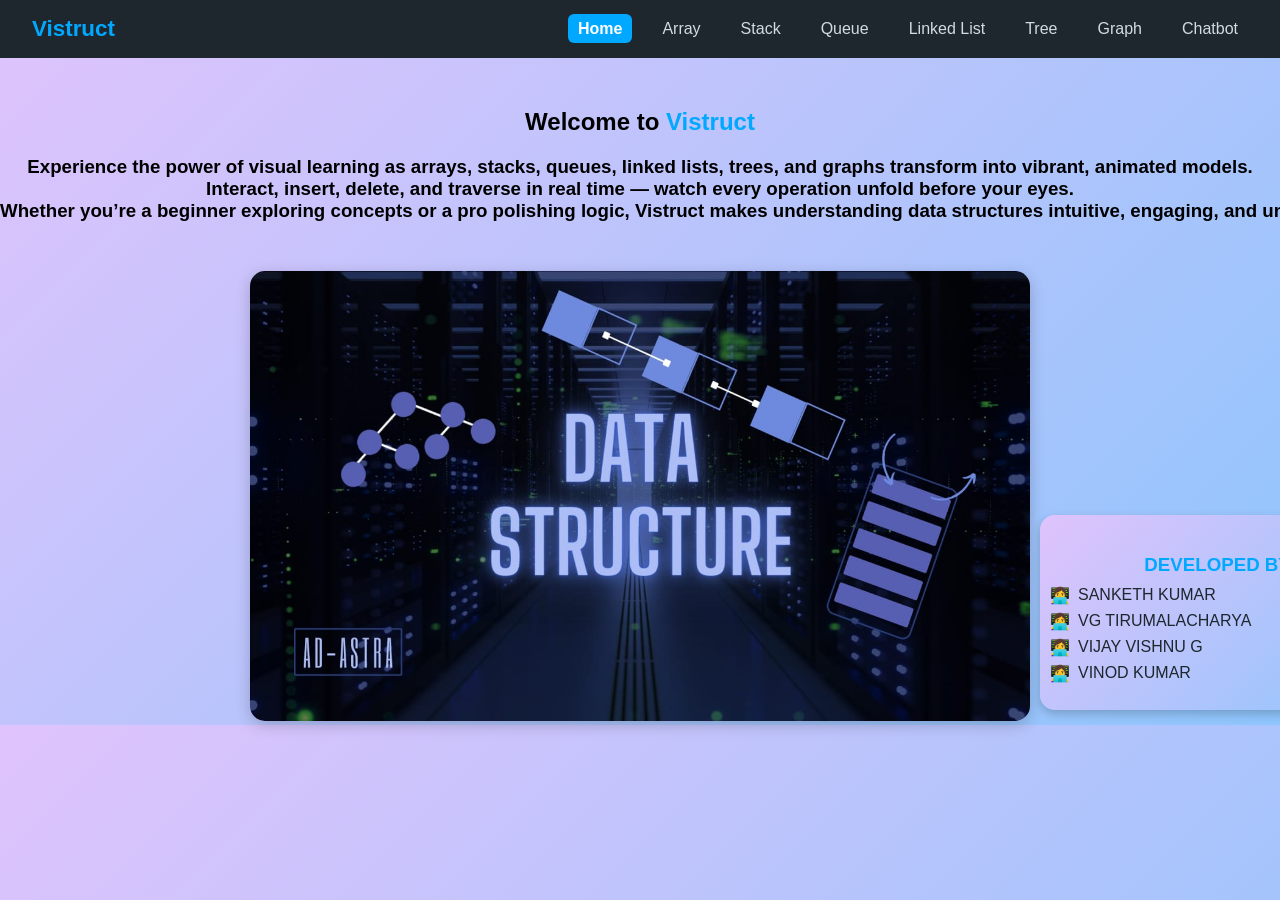
<file: index.html>
<!DOCTYPE html>
<html lang="en">
<head>
  <meta charset="UTF-8" />
  <meta name="viewport" content="width=device-width, initial-scale=1.0" />
  <title>Vistruct - Data Structures Visualizer</title>
  <link rel="stylesheet" href="style.css"/>
 
</head>
<body>
  <nav>
    <h1>Vistruct</h1>
    <ul>
      <li><a href="index.html">Home</a></li>
      <li><a href="array1.html">Array</a></li>
      <li><a href="stack.html">Stack</a></li>
      <li><a href="queue.html">Queue</a></li>
      <li><a href="linkedlist.html">Linked List</a></li>
      <li><a href="tree.html">Tree</a></li>
      <li><a href="graph.html">Graph</a></li>
      <li><a href="chatbot.html">Chatbot</a></li>
    </ul>
  </nav>

  <div class="container">
    <h2><b>Welcome to <span style="color:#00a8ff;">Vistruct</span></b></h2>
    <pre><h3>Experience the power of visual learning as arrays, stacks, queues, linked lists, trees, and graphs transform into vibrant, animated models.
Interact, insert, delete, and traverse in real time — watch every operation unfold before your eyes.
Whether you’re a beginner exploring concepts or a pro polishing logic, Vistruct makes understanding data structures intuitive, engaging, and unforgettable.
</h3></pre>
  </div>

  <div class="image-section">
    <img src="data2.jpg.jpeg" alt="data structures">
    <div class="developers">
      <h3>DEVELOPED BY:</h3>
      <ul>
        <li>SANKETH KUMAR</li>
        <li>VG TIRUMALACHARYA</li>
        <li>VIJAY VISHNU G</li>
        <li>VINOD KUMAR</li>
      </ul>
    </div>
  </div>

  <script>
    const current = location.pathname.split("/").slice(-1)[0];
    document.querySelectorAll("nav ul li a").forEach(a => {
      if (a.getAttribute("href") === current) a.classList.add("active");
    });
  </script>
</body>
</html>
</file>
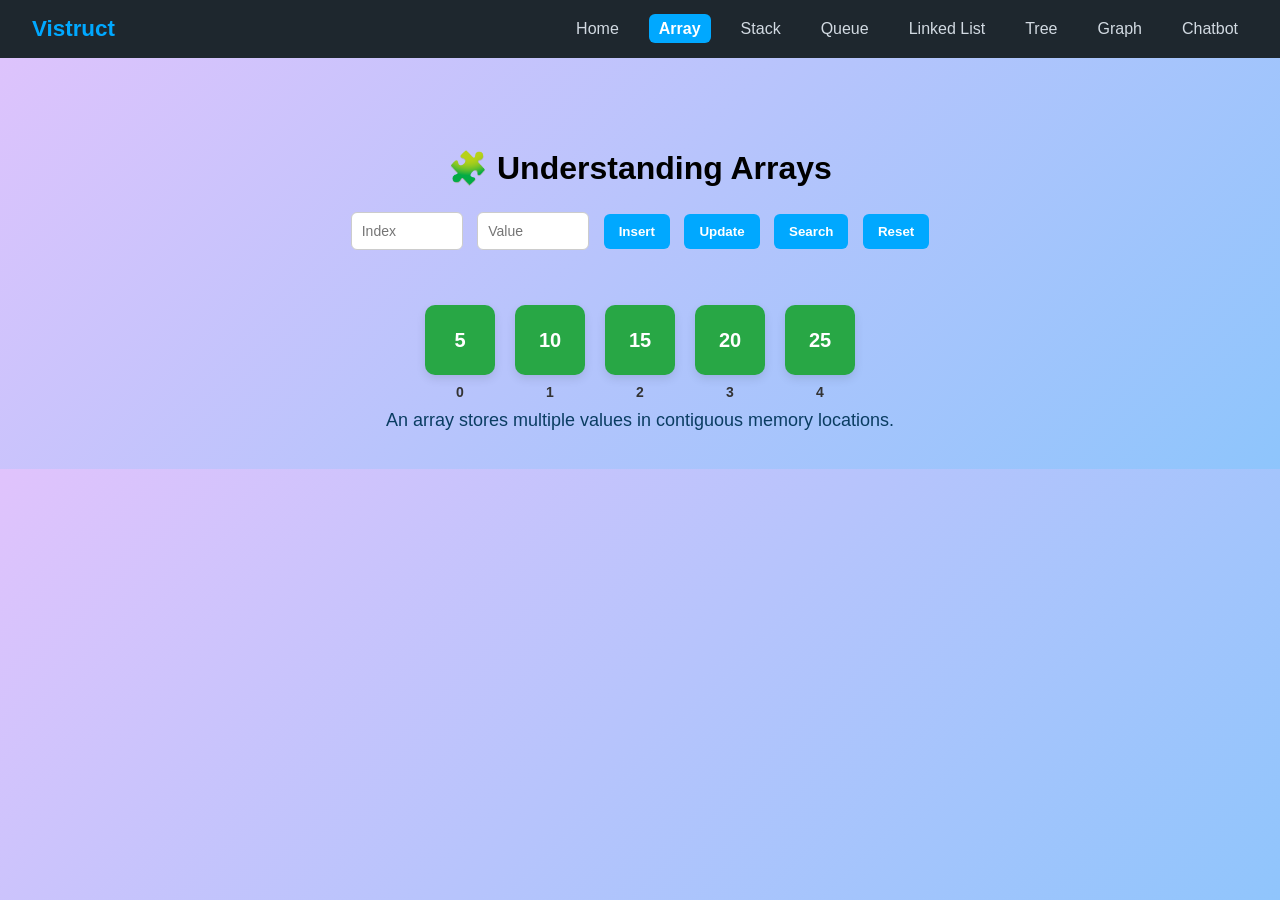
<file: array1.html>
<!DOCTYPE html>
<html lang="en">
<head>
  <meta charset="UTF-8" />
  <meta name="viewport" content="width=device-width, initial-scale=1.0" />
  <title>Vistruct - Array Visualization</title>
  <link rel="stylesheet" href="style.css" />
  <style>
    body {
      font-family: "Poppins", sans-serif;
      background: linear-gradient(135deg, #e0c3fc, #8ec5fc);
      color: #333;
      margin: 0;
      text-align: center;
    }
nav h1 {
  color: #00a8ff;
  font-size: 1.4rem;
  margin: 0;
}

nav ul {
  list-style: none;
  display: flex;
  gap: 20px;
  margin: 0;
  padding: 0;
}

nav ul li a {
  color: #d2dae2;
  text-decoration: none;
  font-weight: 500;
  transition: 0.3s;
  padding: 6px 10px;
  border-radius: 6px;
}

nav ul li a:hover {
  background: #00a8ff;
  color: white;
}

nav ul li a.active {
  background: #00a8ff;
  color: white;
  font-weight: bold;
}

  .container {
      margin-top: 50px;
      padding: 20px;
    }

    h2 {
      color: black;
      font-size: 26px;
      margin-bottom: 10px;
    }

    h1 {
      color: black;
      margin-bottom: 20px;
    }

    .controls {
      margin: 20px auto;
    }

    input {
      padding: 10px;
      margin: 5px;
      width: 90px;
      border: 1px solid #ccc;
      border-radius: 6px;
      font-size: 14px;
    }

    button {
      padding: 10px 15px;
      margin: 5px;
      border: none;
      background: #00a8ff;
      color: white;
      border-radius: 6px;
      font-weight: bold;
      cursor: pointer;
      transition: 0.3s;
    }

    button:hover {
      background: #0077cc;
    }

    .array-container {
      display: flex;
      justify-content: center;
      margin-top: 40px;
      flex-wrap: wrap;
    }

    .array-box {
      width: 70px;
      height: 70px;
      margin: 10px;
      background: #28a745;
      color: white;
      font-size: 20px;
      font-weight: bold;
      display: flex;
      align-items: center;
      justify-content: center;
      border-radius: 10px;
      transition: all 0.4s ease;
      position: relative;
      box-shadow: 0 4px 10px rgba(0, 0, 0, 0.1);
    }

    .array-box.highlight {
      background: #ffc107;
      transform: scale(1.2);
    }

    .array-box::after {
      content: attr(data-index);
      position: absolute;
      bottom: -25px;
      font-size: 14px;
      color: #333;
    }

    #message {
      margin-top: 25px;
      font-size: 18px;
      color: #0a3d62;
    }
  </style>
</head>
<body>
  <nav>
    <h1>Vistruct</h1>
    <ul>
      <li><a href="index.html">Home</a></li>
      <li><a href="array1.html" class="active">Array</a></li>
      <li><a href="stack.html">Stack</a></li>
      <li><a href="queue.html">Queue</a></li>
      <li><a href="linkedlist.html">Linked List</a></li>
      <li><a href="tree.html">Tree</a></li>
      <li><a href="graph.html">Graph</a></li>
      <li><a href="chatbot.html">Chatbot</a></li>
    </ul>
  </nav>

  <div class="container">
    <h1>🧩 Understanding Arrays</h1>

    <div class="controls">
      <input type="number" id="index" placeholder="Index">
      <input type="text" id="value" placeholder="Value">
      <button onclick="insertValue()">Insert</button>
      <button onclick="updateValue()">Update</button>
      <button onclick="searchValue()">Search</button>
      <button onclick="resetArray()">Reset</button>
    </div>

    <div class="array-container" id="arrayContainer"></div>

    <p id="message">An array stores multiple values in contiguous memory locations.</p>
  </div>

  <script>
    let array = [5, 10, 15, 20, 25];
    const container = document.getElementById('arrayContainer');
    const msg = document.getElementById('message');

    function renderArray() {
      container.innerHTML = '';
      array.forEach((val, i) => {
        const box = document.createElement('div');
        box.className = 'array-box';
        box.textContent = val;
        box.dataset.index = i;
        container.appendChild(box);
      });
    }
    renderArray();

    function highlightBox(i, colorMessage) {
      const boxes = document.querySelectorAll('.array-box');
      boxes.forEach(b => b.classList.remove('highlight'));
      if (i >= 0 && i < boxes.length) {
        boxes[i].classList.add('highlight');
        msg.textContent = colorMessage;
      }
    }

    function insertValue() {
      const index = parseInt(document.getElementById('index').value);
      const value = document.getElementById('value').value;
      if (isNaN(index) || !value) return alert("Enter valid index and value!");
      if (index < 0 || index > array.length) return alert("Index out of range!");

      array.splice(index, 0, value);
      renderArray();
      highlightBox(index, `Inserted value '${value}' at index ${index}.`);
    }

    function updateValue() {
      const index = parseInt(document.getElementById('index').value);
      const value = document.getElementById('value').value;
      if (isNaN(index) || !value) return alert("Enter valid index and value!");
      if (index < 0 || index >= array.length) return alert("Index out of range!");

      array[index] = value;
      renderArray();
      highlightBox(index, `Updated index ${index} with new value '${value}'.`);
    }

    function searchValue() {
      const value = document.getElementById('value').value;
      if (!value) return alert("Enter value to search!");
      
      const boxes = document.querySelectorAll('.array-box');
      let found = false;
      let i = 0;

      msg.textContent = "Searching...";
      boxes.forEach(b => b.classList.remove('highlight'));

      const interval = setInterval(() => {
        boxes.forEach(b => b.classList.remove('highlight'));
        if (i < array.length) {
          boxes[i].classList.add('highlight');
          msg.textContent = `Checking index ${i}...`;
          if (array[i].toString() === value) {
            msg.textContent = `✅ Found value '${value}' at index ${i}.`;
            found = true;
            clearInterval(interval);
          }
          i++;
        } else {
          clearInterval(interval);
          if (!found) msg.textContent = `❌ Value '${value}' not found in array.`;
        }
      }, 800);
    }

    function resetArray() {
      array = [5, 10, 15, 20, 25];
      renderArray();
      msg.textContent = "Array reset to default values.";
    }

    // Highlight active navigation
    const current = location.pathname.split("/").slice(-1)[0];
    document.querySelectorAll("nav ul li a").forEach(a => {
      if (a.getAttribute("href") === current) a.classList.add("active");
    });
  </script>
</body>
</html>
</file>
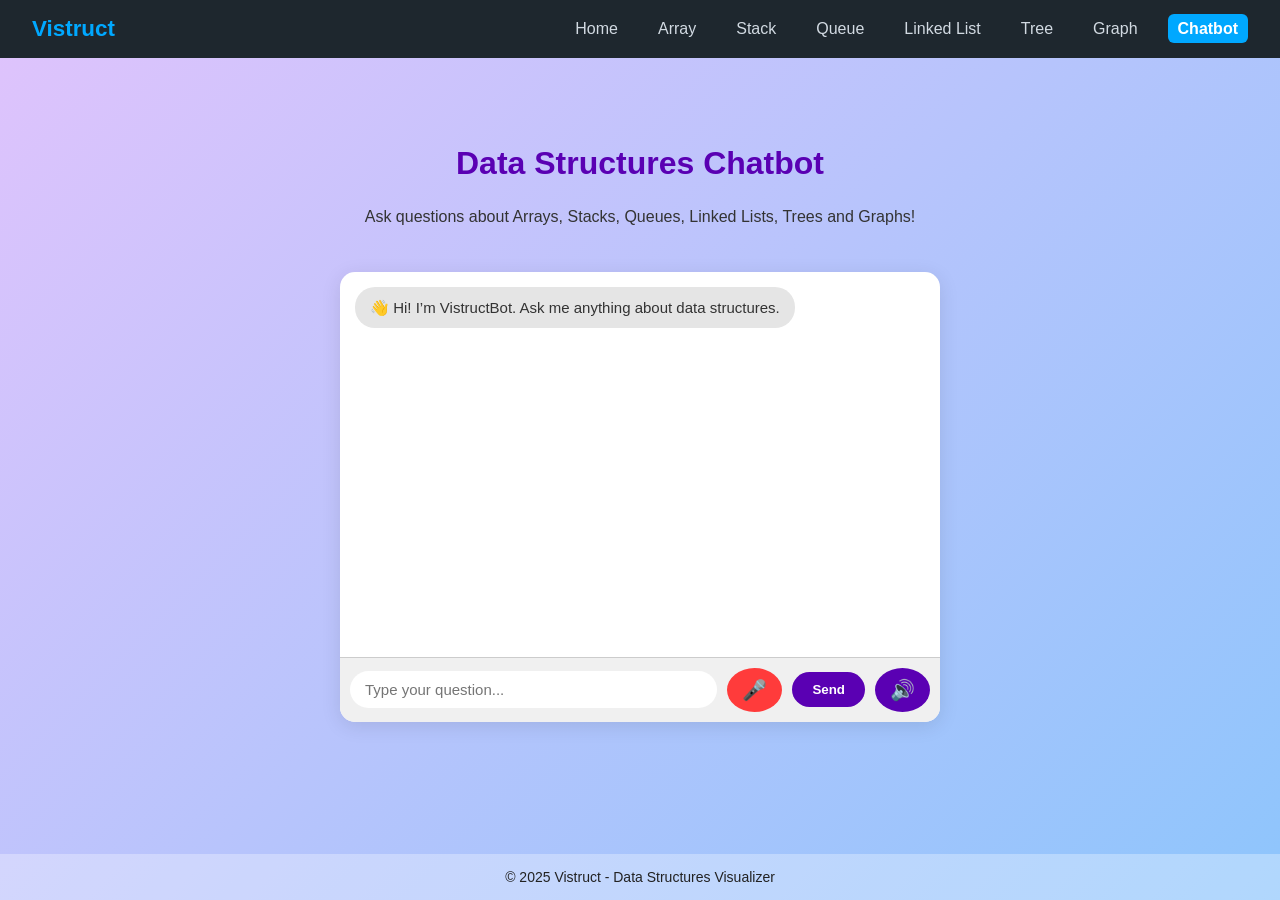
<file: chatbot.html>
<!DOCTYPE html>
<html lang="en">
<head>
<meta charset="UTF-8">
<meta name="viewport" content="width=device-width, initial-scale=1.0">
<title>Vistruct - Chatbot</title>
<link rel="stylesheet" href="style.css">
<style>
body {
  font-family: 'Poppins', sans-serif;
  background: linear-gradient(135deg, #e0c3fc, #8ec5fc);
  margin: 0;
  padding: 0;
  color: #333;
  display: flex;
  flex-direction: column;
  min-height: 100vh;
}

.container {
  margin-top: 60px;
  text-align: center;
  flex-grow: 1;
  display: flex;
  flex-direction: column;
  align-items: center;
}

h2 {
  font-size: 2rem;
  color: #5a00b3;
  margin-bottom: 10px;
}

.chatbox {
  width: 90%;
  max-width: 600px;
  height: 450px;
  background-color: white;
  border-radius: 15px;
  box-shadow: 0 4px 20px rgba(0,0,0,0.1);
  display: flex;
  flex-direction: column;
  overflow: hidden;
  margin-top: 30px;
}

.chat-messages {
  flex-grow: 1;
  padding: 15px;
  overflow-y: auto;
  display: flex;
  flex-direction: column;
  gap: 10px;
}

.message {
  padding: 10px 15px;
  border-radius: 20px;
  max-width: 75%;
  font-size: 15px;
  line-height: 1.4;
  word-wrap: break-word;
}

.user-message {
  align-self: flex-end;
  background-color: #5a00b3;
  color: white;
}

.bot-message {
  align-self: flex-start;
  background-color: #e5e5e5;
  color: #333;
}

.chat-input {
  display: flex;
  padding: 10px;
  background-color: #f0f0f0;
  border-top: 1px solid #ccc;
  align-items: center;
}

.chat-input input {
  flex-grow: 1;
  border: none;
  border-radius: 20px;
  padding: 10px 15px;
  font-size: 15px;
  outline: none;
}

#micBtn {
  background-color: #ff3b3b;
  color: white;
  padding: 10px 15px;
  border-radius: 50%;
  font-size: 20px;
  margin-left: 10px;
  border: none;
  cursor: pointer;
}

#micBtn.listening {
  background-color: #00c853;
  animation: pulse 1s infinite;
}

@keyframes pulse {
  0% { transform: scale(1); }
  50% { transform: scale(1.15); }
  100% { transform: scale(1); }
}

/* Voice toggle button */
#voiceToggle {
  background-color: #5a00b3;
  color: white;
  padding: 10px 15px;
  font-size: 20px;
  margin-left: 10px;
  border-radius: 50%;
  border: none;
}

#voiceToggle.muted {
  background-color: #888;
  animation: mutedPulse 1s infinite;
}

@keyframes mutedPulse {
  0% { transform: scale(1); }
  50% { transform: scale(1.2); }
  100% { transform: scale(1); }
}

.sendBtn {
  background-color: #5a00b3;
  color: white;
  border: none;
  padding: 10px 20px;
  margin-left: 10px;
  border-radius: 20px;
  cursor: pointer;
  font-weight: bold;
}

.sendBtn:hover {
  background-color: #450085;
}

footer {
  text-align: center;
  padding: 15px;
  font-size: 14px;
  background-color: rgba(255,255,255,0.3);
  color: #222;
  font-weight: 500;
}
</style>
</head>
<body>

<nav>
  <h1>Vistruct</h1>
  <ul>
    <li><a href="index.html">Home</a></li>
    <li><a href="array1.html">Array</a></li>
    <li><a href="stack.html">Stack</a></li>
    <li><a href="queue.html">Queue</a></li>
    <li><a href="linkedlist.html">Linked List</a></li>
    <li><a href="tree.html">Tree</a></li>
    <li><a href="graph.html">Graph</a></li>
    <li><a href="chatbot.html" class="active">Chatbot</a></li>
  </ul>
</nav>

<div class="container">
<h2>Data Structures Chatbot</h2>
<p>Ask questions about Arrays, Stacks, Queues, Linked Lists, Trees and Graphs!</p>

<div class="chatbox">
  <div class="chat-messages" id="chatMessages">
    <div class="bot-message message">👋 Hi! I’m VistructBot. Ask me anything about data structures.</div>
  </div>

  <div class="chat-input">
    <input type="text" id="userInput" placeholder="Type your question..." onkeypress="handleKey(event)">
    <button id="micBtn" onclick="toggleMic()">🎤</button>
    <button class="sendBtn" onclick="sendMessage()">Send</button>
    <button id="voiceToggle" title="Toggle voice output">🔊</button>
  </div>
</div>
</div>

<footer>© 2025 Vistruct - Data Structures Visualizer</footer>

<script>
const chatMessages = document.getElementById("chatMessages");
let voiceEnabled = true;
const voiceToggleBtn = document.getElementById("voiceToggle");

// ---------------- Voice toggle ----------------
voiceToggleBtn.addEventListener("click", () => {
  voiceEnabled = !voiceEnabled;

  if (!voiceEnabled) {
    window.speechSynthesis.pause();
    voiceToggleBtn.classList.add("muted");
    voiceToggleBtn.textContent = "🔇";
  } else {
    window.speechSynthesis.resume();
    voiceToggleBtn.classList.remove("muted");
    voiceToggleBtn.textContent = "🔊";
  }
});

// ---------------- Input handling ----------------
function handleKey(event) {
  if (event.key === "Enter") sendMessage();
}

function sendMessage() {
  const input = document.getElementById("userInput");
  const text = input.value.trim();
  if (!text) return;

  addMessage(text, "user-message");
  input.value = "";
  setTimeout(() => botReply(text), 700);
}

function addMessage(text, className) {
  const msg = document.createElement("div");
  msg.classList.add("message", className);
  msg.textContent = text;
  chatMessages.appendChild(msg);
  chatMessages.scrollTop = chatMessages.scrollHeight;
}

// ---------------- Typewriter effect ----------------
function typeWriterEffect(fullText) {
  const msg = document.createElement("div");
  msg.classList.add("message", "bot-message");
  chatMessages.appendChild(msg);

  let index = 0;
  function showNextLetter() {
    if (index < fullText.length) {
      msg.textContent += fullText.charAt(index);
      index++;
      chatMessages.scrollTop = chatMessages.scrollHeight;
      setTimeout(showNextLetter, 55);
    }
  }
  showNextLetter();
}

// ---------------- Bot replies ----------------
function botReply(text) {
  let reply = "";
  const msg = text.toLowerCase();

  // ---------- DATA STRUCTURE BASICS ----------
  if (msg.includes("what is data structure")|| msg.includes("what is a data structure")||msg.includes("what is ds") ||msg.includes("define ds") || msg.includes("define data structure") || msg.includes("explain data structure")) 
    reply = " A Data Structure is a systematic way of organizing and storing data so that it can be accessed and modified efficiently. It helps optimize memory usage, processing time, and overall program performance. Data Structures form the foundation of complex algorithms, operating systems, databases, and real-world applications.";

  else if (msg.includes("why data structure") || msg.includes("importance of ds")) 
    reply = " Data Structures are important because they enable efficient data handling, faster execution of operations like searching and sorting, better memory utilization, and improved performance in real-time applications such as AI, networking, IoT, and database management.";

  else if (msg.includes("types of data structure") || msg.includes("list data structures") || msg.includes("classification of ds"))
    reply = " Data Structures are mainly classified into two categories:\n1. Linear DS – Arranged sequentially (Array, Stack, Queue, Linked List).\n2. Non-Linear DS – Hierarchical or network-based (Trees, Graphs, Heaps). Each structure serves specific use-cases based on requirements.";

  // ---------- LINEAR / NON-LINEAR ----------
  else if (msg.includes("what is linear data structure") || msg.includes("explain linear ds")|| msg.includes("explain linear data structure")) 
    reply = " A Linear Data Structure arranges elements in a sequential manner so every element is connected to its previous and next element. Traversal is done in a single direction. Examples include Array, Stack, Queue and Linked List.";
  else if (msg.includes("examples of linear data structure")|| msg.includes("examples of linear ds"))
    reply = "Examples of linear data structure are Array, Stack, Queue and Linked list"; 

  else if (msg.includes("what is non linear data structure") || msg.includes("explain non linear ds")|| msg.includes("explain non linear data structure")) 
    reply = " Non-Linear Data Structures store elements in hierarchical form instead of a straight sequence. They support complex relationships among data. Examples are Trees, Graphs, and Heaps. They are used in AI search algorithms, file systems, networking, and database indexing.";
  else if (msg.includes("examlpes of non linear data structure")|| msg.includes("examples of non linear ds"))
    reply = "Examples of non linear data structure are Trees, Graphs and Heaps"; 

  // ---------- ARRAY ----------
  else if (msg.includes("what is array")|| msg.includes("what is a array")|| msg.includes("what is an array") || msg.includes("define array") || msg.includes("array working")) 
    reply = " Array is a collection of similar data items stored at continuous memory locations. Each element is accessed using an index, which makes retrieval extremely fast. However, arrays are static and cannot change size once created, making insertion and deletion expensive.";

  else if (msg.includes("array operations")|| msg.includes("operations of array")) 
    reply = " Common Array operations include:\n Insertion, \n Deletion, \n Searching, \n Traversal and\n Sorting. ";

  else if (msg.includes("array types")|| msg.includes("types of array")) 
    reply = "Types of Array:1.One dimensional array(1D array) array,\n2.Two dimensional array(2D array),\n3.Multi-dimensional array";

  else if (msg.includes("array advantages and disadvantages")|| msg.includes("advantages and disadvantages of array")|| msg.includes("advantages of array")|| msg.includes("disadvantages of array")) 
    reply = " Advantages of arrays:\n Fast random access using index O(1),\n Simple & easy implementation,\n Useful for storing structured data like matrices or records,\n Efficient in memory layout due to contiguous allocation. Disadvantages of arrays:\n Fixed size – cannot grow/shrink,\n Costly insertion & deletion,\n Wastage of memory if size is not utilized and\n Must know size in advance";

  // ---------- LINKED LIST ----------
  else if (msg.includes("what is linked list")|| msg.includes("what is a linked list") || msg.includes("define linked list") || msg.includes("explain linked list")) 
    reply = " A Linked List is a dynamic data structure consisting of nodes, where each node contains data and a pointer to the next node. It grows and shrinks during runtime, allowing efficient insertion and deletion, but lacks direct access to elements.";

  else if (msg.includes("types of linked list")) 
    reply = " Types of Linked List:\n1. Singly Linked List\n2. Doubly Linked List\n3. Circular Linked List\n4. Circular Doubly Linked List";

  else if (msg.includes("linked list advantages and disadvantages")|| msg.includes("advantages and disadvantages of linked list")|| msg.includes("advantages of linked list")|| msg.includes("disadvantages of linked list")) 
    reply = " Advantages of linked list:\n✔ Dynamic size\n✔ Efficient insertion & deletion anywhere in list\n✔ Memory usage flexible\n✔ Easy implementation of queues & stacks.   Disadvantages of linked list:\n No random access,\n Uses extra memory for pointers,\n Difficult reverse traversal and\n Performance slower than arrays";

  // ---------- STACK ----------
  else if (msg.includes("what is stack") || msg.includes("what is a stack")|| msg.includes("define stack") || msg.includes("explain stack")) 
    reply = " A Stack is a linear data structure that follows LIFO (Last In First Out) principle. Elements are added using PUSH and removed using POP. The most recently inserted item is always processed first. Stacks are used for backtracking, undo operations, and expression evaluation.";

  else if (msg.includes("stack operations")|| msg.includes("operations of stack")) 
    reply = " Stack Operations:\n push() – Insert item,\n pop() – Remove item,\n peek() – View top element,\n isEmpty() – Check if empty,\n isFull() – Check if full";

  else if (msg.includes("stack applications")) 
    reply = " Applications of Stack:\n Undo/Redo operations\n Browser back history\n Recursion & function call tracking\n Expression evaluation";

  else if (msg.includes("stack advantages and disadvantages")|| msg.includes("advantages and disadvantages of stack")|| msg.includes("advantages of stack")|| msg.includes("disadvantages of stack"))
    reply = "Advantages of stack:\nSimple and fast,Efficient memory use,Esay to implement,and Supports backtracking.Disadvantages of stack:Limited size, Retricted access, Not suitable for large data and Inefficient for search";

  // ---------- QUEUE ----------
  else if (msg.includes("what is queue") || msg.includes("define queue") || msg.includes("explain queue")) 
    reply = " Queue is a linear data structure that follows FIFO (First In First Out). Elements are inserted at the rear and removed from the front. It is used where order of processing must be maintained like scheduling and streaming.";

  else if (msg.includes("types of queue")) 
    reply = " Types of Queues:\n1. Simple Queue\n2. Circular Queue\n3. Priority Queue\n4. Double-ended Queue (Dequeue)";

  else if (msg.includes("queue applications")) 
    reply = " Applications:\n Call center queues\n CPU scheduling\n Load balancing\n Ticket booking lines & real-life queues";

  else if (msg.includes("queue advantages and disadvantages")|| msg.includes("advantages and disadvantages of queue")|| msg.includes("advantages of queue")|| msg.includes("disadvantages of queue"))
    reply = "ADVANTAGES OF QUEUE:Easy to implement, Prevents overloading, Supports FIFO Order(First In, First Out) and Efficient for managing tasks.  \n DISADVANTAGES OF QUEUE:Limited access, Fixed size in static implementation, Inefficient in linear queue and Searching is slow";
  
  // ---------- TREES ----------
  else if (msg.includes("what is tree") || msg.includes("define tree") || msg.includes("explain tree")) 
    reply = " Tree is a hierarchical non-linear data structure consisting of nodes connected by edges. It has one root node and multiple levels of children. Trees are used in databases, file storage, and search optimization.";

  else if (msg.includes("tree traversal")) 
    reply = " Tree Traversal Methods:\n Inorder (L-R-Root)\n Preorder (Root-L-R)\n Postorder (L-R-Root)\n Level order (Top→Bottom). Used to explore & process nodes systematically.";

  else if (msg.includes("bst") || msg.includes("binary search tree")) 
    reply = " BST is a binary tree where left subtree values < root & right subtree values > root. This structure enables fast search, insertion, and deletion in O(log n) on average.";

  else if (msg.includes("trees advantages and disadvantages")|| msg.includes("advantages and disadvantages of trees")|| msg.includes("advantages of trees")|| msg.includes("disadvantages of trees"))
    reply = "Advantages of trees:Hierarchical structure, Fast searching, Efficient Insertion and Deletion and Supports multiple types of traversals.Disadvantages of trees:Can become unbalanced, More complex implementation, Extra memory usage and Traversal is time-consuming";

  // ---------- GRAPH ----------
  else if (msg.includes("what is graph") || msg.includes("what is a graph")|| msg.includes("explain graph")) 
    reply = " A Graph is a non-linear structure containing vertices (nodes) and edges (connections). Graphs represent networks such as social media, maps, and communication links.";

  else if (msg.includes("bfs")) 
    reply = " BFS (Breadth First Search) explores level by level using a Queue. It finds the shortest path in unweighted graphs and is widely used in navigation systems and peer-to-peer networks.";

  else if (msg.includes("dfs")) 
    reply = " DFS (Depth First Search) explores deep into nodes using a Stack or recursion. It is useful for solving puzzles, maze problems, cycle detection, and dependency resolution.";

  else if (msg.includes("graph advantages and disadvantages")|| msg.includes("advantages and disadvantages of graph")|| msg.includes("advantages of graph")|| msg.includes("disadvantages of graph"))
    reply = "Advantages of graph:Represent complex relationships, Models Real-World problems easily, Efficient path finding and Useful in networking.Disadvantages of graph:High memory usage, Complex implementation, Difficult to represent large graphs and Slow operations on Dense graphs";

  // ---------- ALGORITHMS ----------
  else if (msg.includes("what is sorting") || msg.includes("sorting definition")) 
    reply = " Sorting rearranges data elements in ascending or descending order. It improves searching efficiency and is used in databases, ranking systems, and analytics.";

  else if (msg.includes("sorting algorithms")) 
    reply = " Sorting Algorithms include:\n Bubble Sort,\n Selection Sort,\n Insertion Sort,\n Merge Sort,\n Quick Sort and\n Heap Sort";

  else if (msg.includes("binary search")) 
    reply = " Binary Search divides a sorted array repeatedly into halves to find a target value. It reduces search complexity from O(n) to O(log n), making it much faster.";

  else if (msg.includes("linear search")) 
    reply = " Linear Search checks elements one by one until the item is found. It works on both sorted & unsorted data but is slower with O(n) complexity.";

  // ---------- COMPLEXITY ----------
  else if (msg.includes("time complexity")) 
    reply = " Time complexity measures the execution time of an algorithm based on input size. It helps compare efficiency and select the best solution to a problem.";

  else if (msg.includes("big o")) 
    reply = " Big-O notation represents the worst-case performance of an algorithm. Example: Binary Search O(log n), Linear Search O(n), Quick Sort O(n log n).";

  // ---------- VISUSTRUCT ----------
  else if (msg.includes("what is vistruct") || msg.includes("purpose of vistruct")) 
    reply = " Vistruct is an educational tool for visualizing data structures using animation. It helps students understand complex operations like insertion, deletion, and traversal through dynamic simulation, making DS learning easier and more interactive.";

  else if (msg.includes("who are you") || msg.includes("who r u") || msg.includes("what is your name")) 
    reply = "I’m Vistruct… the chatbot who falls a little more in love with every question you ask.";


  // ---------- DEFAULT ----------
  else reply = " I didn't catch that! Try asking about:\n Array,\n Stack,\n Queue,\n linked list,\n tree and \n graph.";

  typeWriterEffect(reply);  
  if (voiceEnabled) speak(reply);  
}
// ---------------- Speak ----------------
function speak(text){
  if (!voiceEnabled) return;
  const speech = new SpeechSynthesisUtterance(text);
  speech.lang = "en-US";
  speech.rate = 1.2;
  window.speechSynthesis.speak(speech);
}

// ---------------- Voice input (MIC TOGGLE) ----------------
let recognition;
let isListening = false;

if ("webkitSpeechRecognition" in window) {
  recognition = new webkitSpeechRecognition();
  recognition.continuous = false;
  recognition.interimResults = false;
  recognition.lang = "en-US";
}

const micBtn = document.getElementById("micBtn");

function toggleMic() {
  if (!recognition) {
    alert("Voice input not supported. Use Chrome.");
    return;
  }

  if (!isListening) {
    // Start listening
    isListening = true;
    micBtn.classList.add("listening");
    micBtn.textContent = "🎙️";
    recognition.start();
  } else {
    // Stop listening
    isListening = false;
    micBtn.classList.remove("listening");
    micBtn.textContent = "🎤";
    recognition.stop();
  }
}

recognition.onresult = function(event) {
  const speechText = event.results[0][0].transcript;
  document.getElementById("userInput").value = speechText;
  sendMessage();
};

recognition.onend = function() {
  if (!isListening) {
    micBtn.classList.remove("listening");
    micBtn.textContent = "🎤";
  }
};

recognition.onerror = function() {
  isListening = false;
  micBtn.classList.remove("listening");
  micBtn.textContent = "🎤";
  alert("Voice recognition error.");
};
</script>

</body>
</html>
</file>
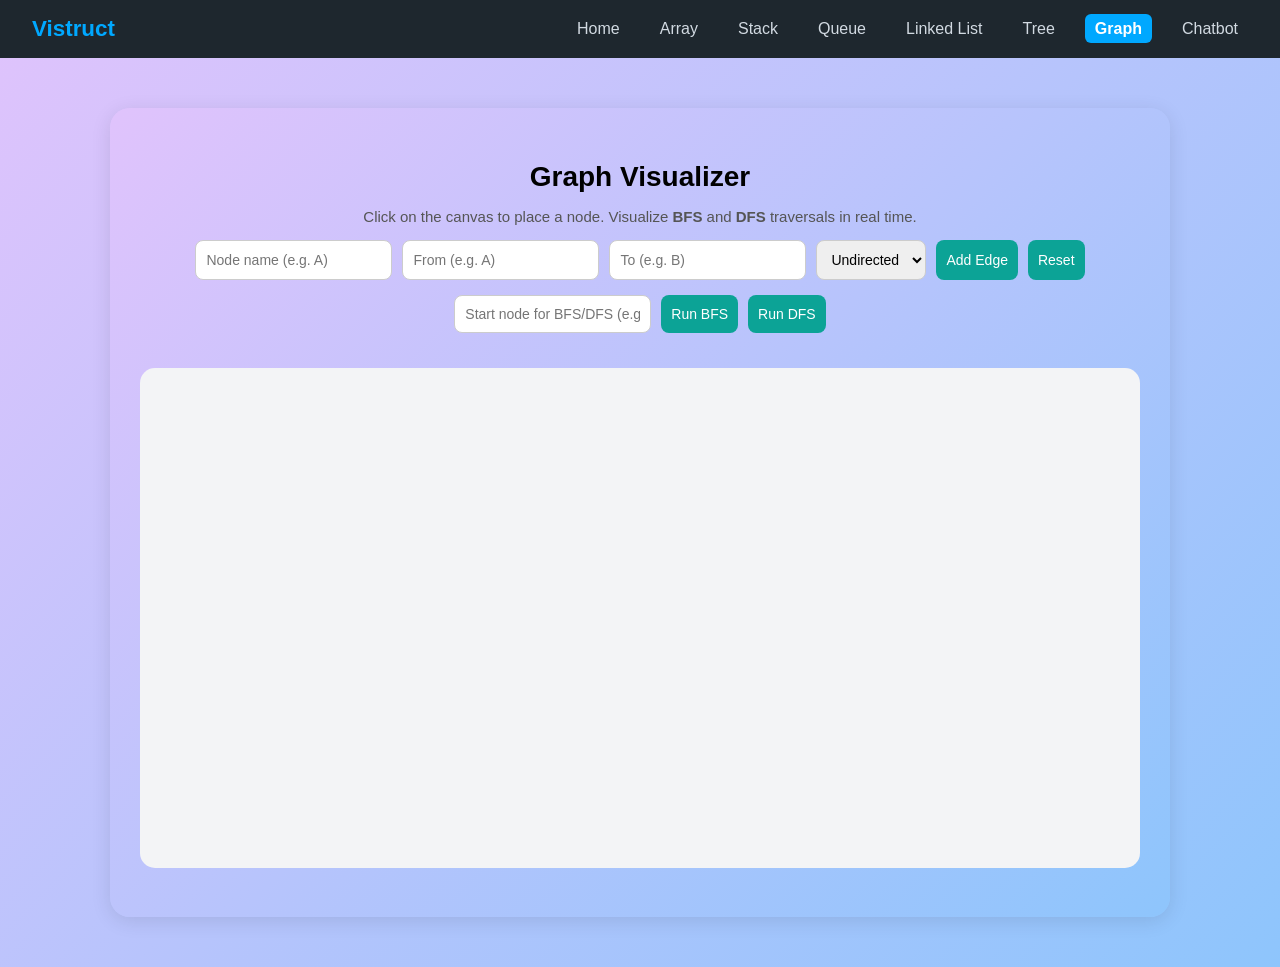
<file: graph.html>
<!DOCTYPE html>
<html lang="en">
<head>
  <meta charset="UTF-8" />
  <meta name="viewport" content="width=device-width, initial-scale=1.0" />
  <title>Vistruct - Graph Visualization</title>
  <link rel="stylesheet" href="style.css" />
  <style>
    body {
      background: linear-gradient(135deg, #e0c3fc, #8ec5fc);
      color: #333;
      font-family: 'Poppins', sans-serif;
      margin: 0;
      padding: 0;
    }

    .container {
      width: 90%;
      max-width: 1000px;
      background: linear-gradient(135deg, #e0c3fc, #8ec5fc);
      border-radius: 20px;
      box-shadow: 0 4px 20px rgba(0,0,0,0.1);
      padding: 30px;
      margin: 50px auto;
      text-align: center;
    }

    h2 {
      color: black;
      font-size: 28px;
      margin-bottom: 10px;
    }

    p {
      font-size: 15px;
      color: #555;
      margin-bottom: 15px;
    }

    .controls, .algo-controls {
      margin: 15px 0;
      display: flex;
      justify-content: center;
      flex-wrap: wrap;
      gap: 10px;
    }

    input, select, button {
      padding: 10px;
      border-radius: 8px;
      border: 1px solid #ccc;
      font-size: 14px;
    }

    button {
      background-color: #0ca396;
      color: white;
      border: none;
      cursor: pointer;
      transition: background-color 0.3s ease;
    }

    button:hover {
      background-color: #0c91b2;
    }

    #graphCanvas {
      width: 100%;
      height: 500px;
      border-radius: 15px;
      background-color: #f3f4f6;
      margin-top: 20px;
      cursor: crosshair;
    }

    #output {
      margin-top: 15px;
      text-align: left;
      font-size: 14px;
      line-height: 1.6;
      color: #333;
      font-weight: bold;
    }
  </style>
</head>
<body>
  <nav>
    <h1>Vistruct</h1>
    <ul>
      <li><a href="index.html">Home</a></li>
      <li><a href="array1.html">Array</a></li>
      <li><a href="stack.html">Stack</a></li>
      <li><a href="queue.html">Queue</a></li>
      <li><a href="linkedlist.html">Linked List</a></li>
      <li><a href="tree.html">Tree</a></li>
      <li><a href="graph.html" class="active">Graph</a></li>
      <li><a href="chatbot.html">Chatbot</a></li>
    </ul>
  </nav>

  <div class="container">
    <h2>Graph Visualizer</h2>
    <p>Click on the canvas to place a node. Visualize <b>BFS</b> and <b>DFS</b> traversals in real time.</p>

    <div class="controls">
      <input type="text" id="nodeName" placeholder="Node name (e.g. A)" />
      <input type="text" id="edgeStart" placeholder="From (e.g. A)" />
      <input type="text" id="edgeEnd" placeholder="To (e.g. B)" />
      <select id="graphType">
        <option value="undirected">Undirected</option>
        <option value="directed">Directed</option>
      </select>
      <button onclick="addEdge()">Add Edge</button>
      <button onclick="resetGraph()">Reset</button>
    </div>

    <div class="algo-controls">
      <input type="text" id="startNode" placeholder="Start node for BFS/DFS (e.g. A)" />
      <button onclick="runBFS()">Run BFS</button>
      <button onclick="runDFS()">Run DFS</button>
    </div>

    <canvas id="graphCanvas"></canvas>
    <div id="output"></div>
  </div>

  <script>
    const canvas = document.getElementById('graphCanvas');
    const ctx = canvas.getContext('2d');
    let nodes = [];
    let edges = [];

    function resizeCanvas() {
      canvas.width = canvas.clientWidth;
      canvas.height = 500;
      drawGraph();
    }

    window.addEventListener('resize', resizeCanvas);
    resizeCanvas();

    // Click to add node
    canvas.addEventListener('click', (e) => {
      const name = document.getElementById('nodeName').value.trim();
      if (!name || nodes.find(n => n.name === name)) {
        return alert("Enter a unique node name in the input!");
      }
      const rect = canvas.getBoundingClientRect();
      const x = e.clientX - rect.left;
      const y = e.clientY - rect.top;
      nodes.push({ name, x, y });
      drawGraph();
      document.getElementById('nodeName').value = '';
    });

    function addEdge() {
      const from = document.getElementById('edgeStart').value.trim();
      const to = document.getElementById('edgeEnd').value.trim();
      const type = document.getElementById('graphType').value;

      if (!from || !to || from === to) return alert("Invalid edge input!");
      if (!nodes.find(n => n.name === from) || !nodes.find(n => n.name === to))
        return alert("Both nodes must exist!");

      edges.push({ from, to, type });
      drawGraph();
      document.getElementById('edgeStart').value = '';
      document.getElementById('edgeEnd').value = '';
    }

    function resetGraph() {
      nodes = [];
      edges = [];
      ctx.clearRect(0, 0, canvas.width, canvas.height);
      document.getElementById('output').innerText = '';
    }

    function drawGraph(highlightedNode = null) {
      ctx.clearRect(0, 0, canvas.width, canvas.height);

      // Draw edges
      edges.forEach(edge => {
        const fromNode = nodes.find(n => n.name === edge.from);
        const toNode = nodes.find(n => n.name === edge.to);
        if (!fromNode || !toNode) return;

        ctx.beginPath();
        ctx.moveTo(fromNode.x, fromNode.y);
        ctx.lineTo(toNode.x, toNode.y);
        ctx.strokeStyle = "#5a00b3";
        ctx.lineWidth = 2;
        ctx.stroke();

        if (edge.type === "directed") {
          const angle = Math.atan2(toNode.y - fromNode.y, toNode.x - fromNode.x);
          const arrowLength = 10;
          ctx.beginPath();
          ctx.moveTo(toNode.x, toNode.y);
          ctx.lineTo(toNode.x - arrowLength * Math.cos(angle - 0.3), toNode.y - arrowLength * Math.sin(angle - 0.3));
          ctx.lineTo(toNode.x - arrowLength * Math.cos(angle + 0.3), toNode.y - arrowLength * Math.sin(angle + 0.3));
          ctx.closePath();
          ctx.fillStyle = "#5a00b3";
          ctx.fill();
        }
      });

      // Draw nodes
      nodes.forEach(node => {
        ctx.beginPath();
        ctx.arc(node.x, node.y, 25, 0, 2 * Math.PI);
        ctx.fillStyle = highlightedNode === node.name ? "#ffca28" : "#a1c4fd";
        ctx.fill();
        ctx.strokeStyle = "#5a00b3";
        ctx.lineWidth = 2;
        ctx.stroke();

        ctx.fillStyle = "#333";
        ctx.font = "bold 16px Poppins";
        ctx.textAlign = "center";
        ctx.textBaseline = "middle";
        ctx.fillText(node.name, node.x, node.y);
      });
    }

    function buildAdjList() {
      const adj = {};
      nodes.forEach(n => adj[n.name] = []);
      edges.forEach(e => {
        adj[e.from].push(e.to);
        if (e.type === 'undirected') adj[e.to].push(e.from);
      });
      return adj;
    }

    async function runBFS() {
      const start = document.getElementById('startNode').value.trim();
      if (!start || !nodes.find(n => n.name === start)) return alert("Enter a valid start node!");

      const adj = buildAdjList();
      const visited = new Set();
      const queue = [start];
      const traversalOrder = [];
      visited.add(start);

      while (queue.length > 0) {
        const curr = queue.shift();
        traversalOrder.push(curr);
        drawGraph(curr);
        document.getElementById('output').innerText = "BFS Traversal: " + traversalOrder.join(" → ");
        await sleep(800);
        for (let neighbor of adj[curr]) {
          if (!visited.has(neighbor)) {
            visited.add(neighbor);
            queue.push(neighbor);
          }
        }
      }

      drawGraph();
      document.getElementById('output').innerText = "✅ BFS Completed! Order: " + traversalOrder.join(" → ");
    }

    async function runDFS() {
      const start = document.getElementById('startNode').value.trim();
      if (!start || !nodes.find(n => n.name === start)) return alert("Enter a valid start node!");

      const adj = buildAdjList();
      const visited = new Set();
      const traversalOrder = [];

      async function dfs(node) {
        visited.add(node);
        traversalOrder.push(node);
        drawGraph(node);
        document.getElementById('output').innerText = "DFS Traversal: " + traversalOrder.join(" → ");
        await sleep(800);
        for (let neighbor of adj[node]) {
          if (!visited.has(neighbor)) {
            await dfs(neighbor);
          }
        }
      }

      await dfs(start);
      drawGraph();
      document.getElementById('output').innerText = "✅ DFS Completed! Order: " + traversalOrder.join(" → ");
    }

    function sleep(ms) {
      return new Promise(resolve => setTimeout(resolve, ms));
    }

    const current = location.pathname.split("/").slice(-1)[0];
    document.querySelectorAll("nav ul li a").forEach(a => {
      if (a.getAttribute("href") === current) a.classList.add("active");
    });
  </script>
</body>
</html>
</file>
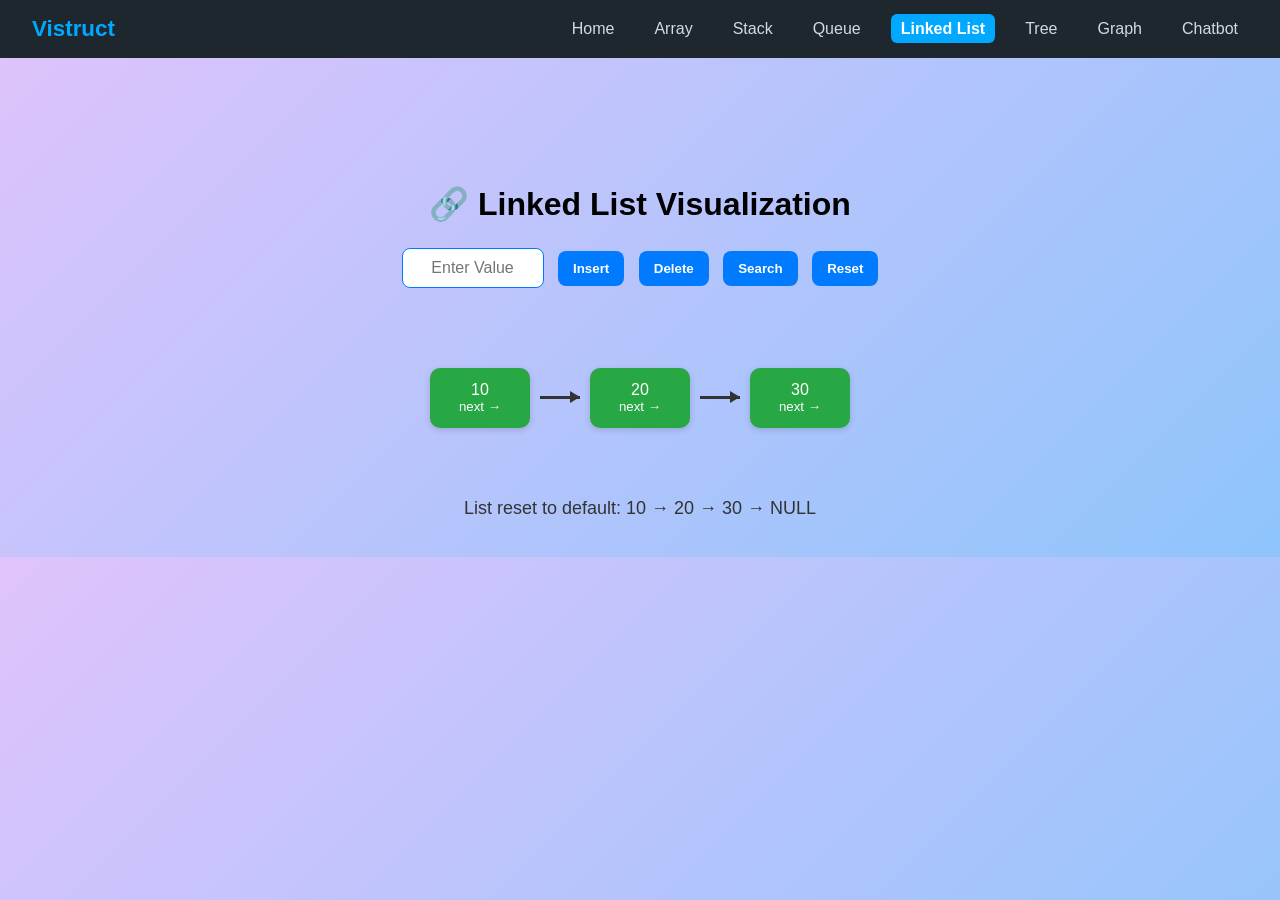
<file: linkedlist.html>
<!DOCTYPE html>
<html lang="en">
<head>
  <meta charset="UTF-8" />
  <meta name="viewport" content="width=device-width, initial-scale=1.0" />
  <title>Vistruct - Linked List Visualization</title>
  <link rel="stylesheet" href="style.css" />
  <style>
    /* ===== Linked List Page Custom Styling ===== */
    body {
      font-family: 'Poppins', sans-serif;
     background: linear-gradient(135deg, #e0c3fc, #8ec5fc);
      margin: 0;
      padding: 0;
      text-align: center;
      color: #333;
    }

nav {
  background: #1e272e;
  padding: 1rem 2rem;
  display: flex;
  align-items: center;
  justify-content: space-between;
}

nav h1 {
  color: #00a8ff;
  font-size: 1.4rem;
  margin: 0;
}

nav ul {
  list-style: none;
  display: flex;
  gap: 20px;
  margin: 0;
  padding: 0;
}

nav ul li a {
  color: #d2dae2;
  text-decoration: none;
  font-weight: 500;
  transition: 0.3s;
  padding: 6px 10px;
  border-radius: 6px;
}

nav ul li a:hover {
  background: #00a8ff;
  color: white;
}

nav ul li a.active {
  background: #00a8ff;
  color: white;
  font-weight: bold;
}
   
    .container {
      margin-top: 80px;
      padding: 20px;
    }

    h2 {
      font-size: 2rem;
      color:black;
      margin-bottom: 20px;
    }

    .controls {
      margin-bottom: 25px;
    }

    input {
      padding: 10px;
      margin: 5px;
      width: 120px;
      border: 1px solid #007bff;
      border-radius: 8px;
      text-align: center;
      font-size: 1rem;
    }

    button {
      padding: 10px 15px;
      margin: 5px;
      border: none;
      background: #007bff;
      color: white;
      border-radius: 8px;
      font-weight: bold;
      cursor: pointer;
      transition: background 0.3s ease, transform 0.2s ease;
    }

    button:hover {
      background: #0056b3;
      transform: scale(1.05);
    }

    .list-container {
      display: flex;
      justify-content: center;
      align-items: center;
      flex-wrap: wrap;
      min-height: 150px;
      margin-top: 30px;
      position: relative;
    }

    .node {
      background: #28a745;
      color: white;
      border-radius: 10px;
      width: 100px;
      height: 60px;
      margin: 10px;
      display: flex;
      flex-direction: column;
      justify-content: center;
      align-items: center;
      position: relative;
      transition: all 0.5s ease;
      box-shadow: 0 2px 6px rgba(0, 0, 0, 0.15);
    }

    .node.highlight {
      background: #ffc107;
      transform: scale(1.1);
    }

    .arrow {
      width: 40px;
      height: 3px;
      background: #333;
      position: relative;
    }

    .arrow::after {
      content: "";
      position: absolute;
      right: 0;
      top: -5px;
      border-top: 6px solid transparent;
      border-bottom: 6px solid transparent;
      border-left: 10px solid #333;
    }

    #message {
      margin-top: 25px;
      font-size: 18px;
      color: #333;
      font-weight: 500;
    }
  </style>
</head>
<body>
  <nav>
    <h1>Vistruct</h1>
    <ul>
      <li><a href="index.html">Home</a></li>
      <li><a href="array1.html">Array</a></li>
      <li><a href="stack.html">Stack</a></li>
      <li><a href="queue.html">Queue</a></li>
      <li><a href="linkedlist.html" class="active">Linked List</a></li>
      <li><a href="tree.html">Tree</a></li>
      <li><a href="graph.html">Graph</a></li>
      <li><a href="chatbot.html">Chatbot</a></li>
    </ul>
  </nav>

  <div class="container">
    <h2>🔗 Linked List Visualization</h2>

    <div class="controls">
      <input type="text" id="value" placeholder="Enter Value" />
      <button onclick="insertNode()">Insert</button>
      <button onclick="deleteNode()">Delete</button>
      <button onclick="searchNode()">Search</button>
      <button onclick="resetList()">Reset</button>
    </div>

    <div class="list-container" id="listContainer"></div>
    <p id="message">A Linked List stores data in nodes connected by pointers.</p>
  </div>

  <script>
    let linkedList = [];
    const container = document.getElementById("listContainer");
    const msg = document.getElementById("message");

    function renderList() {
      container.innerHTML = "";
      linkedList.forEach((node, index) => {
        const div = document.createElement("div");
        div.className = "node";
        div.innerHTML = `<div>${node}</div><small>next →</small>`;
        container.appendChild(div);

        if (index < linkedList.length - 1) {
          const arrow = document.createElement("div");
          arrow.className = "arrow";
          container.appendChild(arrow);
        }
      });

      msg.textContent =
        linkedList.length === 0
          ? "List is empty."
          : `Current Linked List: ${linkedList.join(" → ")} → NULL`;
    }

    function insertNode() {
      const val = document.getElementById("value").value.trim();
      if (!val) return alert("Enter a value to insert!");

      linkedList.push(val);
      renderList();

      const nodes = document.querySelectorAll(".node");
      const newNode = nodes[nodes.length - 1];
      newNode.classList.add("highlight");

      msg.textContent = `Inserted '${val}' at the end of the list.`;
      setTimeout(() => newNode.classList.remove("highlight"), 800);
    }

    function deleteNode() {
      const val = document.getElementById("value").value.trim();
      if (!val) return alert("Enter value to delete!");

      const index = linkedList.indexOf(val);
      if (index === -1) {
        msg.textContent = `❌ Node '${val}' not found in list.`;
        return;
      }

      linkedList.splice(index, 1);
      renderList();
      msg.textContent = `🗑️ Deleted node '${val}' from the list.`;
    }

    function searchNode() {
      const val = document.getElementById("value").value.trim();
      if (!val) return alert("Enter value to search!");

      const nodes = document.querySelectorAll(".node");
      if (nodes.length === 0) {
        msg.textContent = "List is empty.";
        return;
      }

      let i = 0;
      msg.textContent = "Searching...";

      const interval = setInterval(() => {
        nodes.forEach(n => n.classList.remove("highlight"));
        if (i < nodes.length) {
          nodes[i].classList.add("highlight");
          msg.textContent = `Checking node '${linkedList[i]}'...`;

          if (linkedList[i] === val) {
            msg.textContent = `✅ Found node '${val}' at position ${i}.`;
            clearInterval(interval);
          }
          i++;
        } else {
          clearInterval(interval);
          msg.textContent = `❌ Node '${val}' not found in list.`;
        }
      }, 900);
    }

    function resetList() {
      linkedList = ["10", "20", "30"];
      renderList();
      msg.textContent = "List reset to default: 10 → 20 → 30 → NULL";
    }

    resetList();

    // Active page highlighter
    const current = location.pathname.split("/").slice(-1)[0];
    document.querySelectorAll("nav ul li a").forEach(a => {
      if (a.getAttribute("href") === current) a.classList.add("active");
    });
  </script>
</body>
</html>
</file>
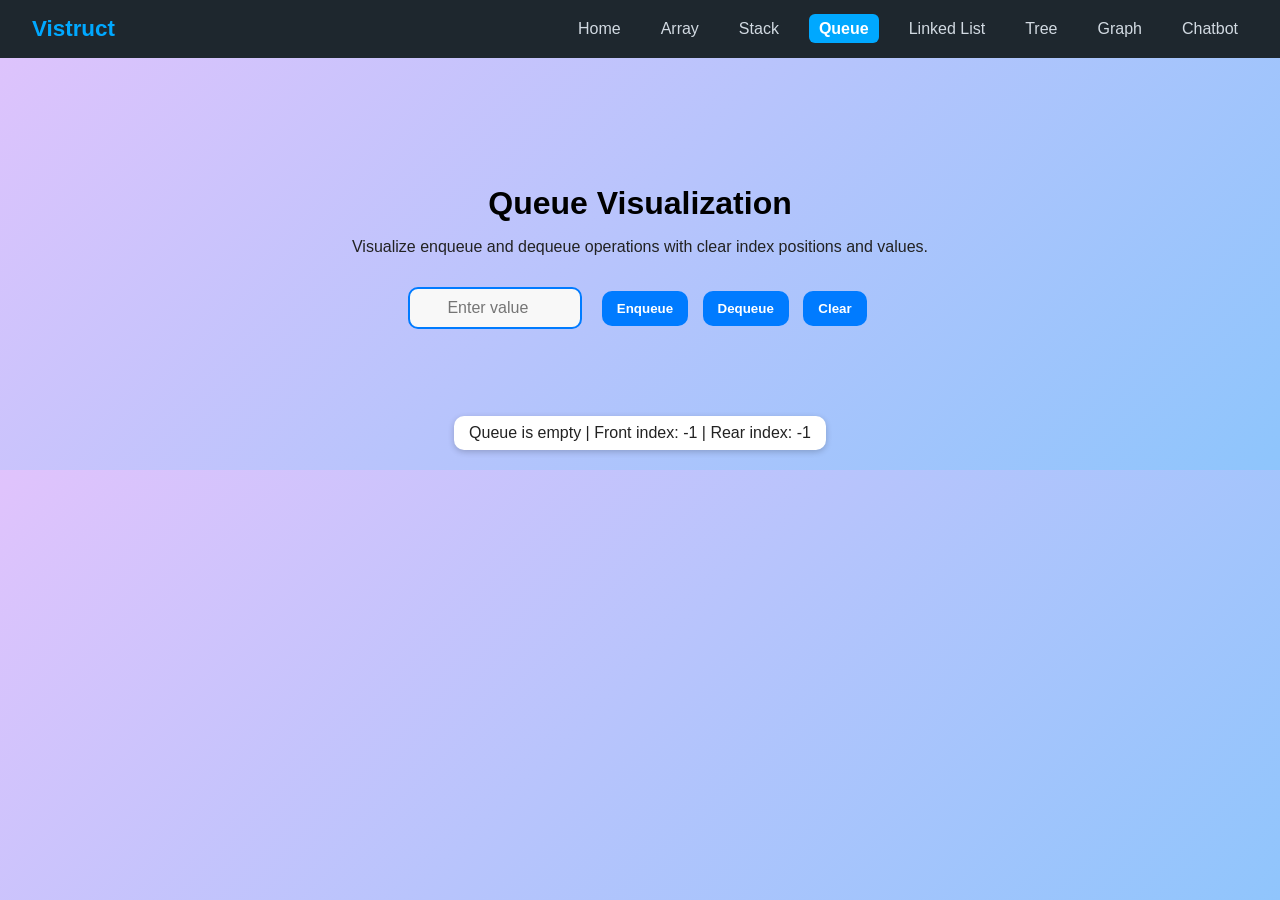
<file: queue.html>
<!DOCTYPE html>
<html lang="en">
<head>
  <meta charset="UTF-8" />
  <meta name="viewport" content="width=device-width, initial-scale=1.0" />
  <title>Vistruct - Queue Visualization</title>
  <link rel="stylesheet" href="style.css" />
  <style>
    /* ====== Queue Page Custom Styling ====== */
    body {
      font-family: 'Poppins', sans-serif;
       background: linear-gradient(135deg, #e0c3fc, #8ec5fc);
      margin: 0;
      padding: 0;
      text-align: center;
      color: #333;
    }
nav {
  background: #1e272e;
  padding: 1rem 2rem;
  display: flex;
  align-items: center;
  justify-content: space-between;
}

nav h1 {
  color: #00a8ff;
  font-size: 1.4rem;
  margin: 0;
}

nav ul {
  list-style: none;
  display: flex;
  gap: 20px;
  margin: 0;
  padding: 0;
}

nav ul li a {
  color: #d2dae2;
  text-decoration: none;
  font-weight: 500;
  transition: 0.3s;
  padding: 6px 10px;
  border-radius: 6px;
}

nav ul li a:hover {
  background: #00a8ff;
  color: white;
}

nav ul li a.active {
  background: #00a8ff;
  color: white;
  font-weight: bold;
}

    .container {
      margin-top: 80px;
      padding: 20px;
    }

    h2 {
      font-size: 2rem;
      color:black;
      margin-bottom: 10px;
    }

    p {
      font-size: 1rem;
      color: #222;
    }

    /* Queue Visualization Section */
    .queue-wrapper {
      display: inline-block;
      text-align: center;
      margin-top: 40px;
    }

    .queue-container {
      display: flex;
      justify-content: center;
      align-items: flex-end;
      margin: 20px auto 10px;
      gap: 15px;
      flex-wrap: wrap;
      transition: all 0.3s ease;
    }

    .node {
      position: relative;
      width: 70px;
      height: 70px;
      background-color: #007bff;
      color: white;
      border-radius: 12px;
      display: flex;
      justify-content: center;
      align-items: center;
      font-weight: bold;
      font-size: 1.2rem;
      box-shadow: 0 3px 6px rgba(0, 0, 0, 0.3);
      transition: all 0.4s ease-in-out;
    }

    .index-label {
      position: absolute;
      bottom: -25px;
      left: 0;
      right: 0;
      font-size: 0.9rem;
      color: #000;
      font-weight: 600;
    }

    /* Front & Rear Labels */
    .front-label, .rear-label {
      position: absolute;
      top: -25px;
      left: 0;
      right: 0;
      font-size: 0.8rem;
      font-weight: bold;
      color: white;
    }

    .front {
      border: 3px solid #ff4b2b;
      background-color: #ff6f61;
    }

    .rear {
      border: 3px solid #00c851;
      background-color: #00c851;
    }

    /* Enqueue / Dequeue Animation */
    @keyframes enqueueSlide {
      0% {
        transform: translateY(-80px) scale(0.5);
        opacity: 0;
      }
      100% {
        transform: translateY(0) scale(1);
        opacity: 1;
      }
    }

    @keyframes dequeueSlide {
      0% {
        transform: translateY(0) scale(1);
        opacity: 1;
      }
      100% {
        transform: translateY(80px) scale(0.5);
        opacity: 0;
      }
    }

    .enqueue-animation {
      animation: enqueueSlide 0.5s ease-out;
    }

    .dequeue-animation {
      animation: dequeueSlide 0.4s ease-in forwards;
    }

    .controls {
      margin-top: 30px;
    }

    input[type="number"] {
      padding: 10px;
      width: 150px;
      border: 2px solid #007bff;
      border-radius: 10px;
      margin-right: 10px;
      text-align: center;
      font-size: 1rem;
      background: #f8f8f8;
    }

    button {
      background-color: #007bff;
      color: white;
      border: none;
      padding: 10px 15px;
      margin: 5px;
      border-radius: 10px;
      cursor: pointer;
      font-weight: bold;
      transition: background-color 0.3s ease;
    }

    button:hover {
      background-color: #0056b3;
    }

    .info {
      margin-top: 15px;
      font-weight: 500;
      color: #222;
      background: white;
      padding: 8px 15px;
      border-radius: 10px;
      display: inline-block;
      box-shadow: 0 2px 6px rgba(0,0,0,0.2);
    }
  </style>
</head>
<body>
  <nav>
    <h1>Vistruct</h1>
    <ul>
      <li><a href="index.html">Home</a></li>
      <li><a href="array1.html">Array</a></li>
      <li><a href="stack.html">Stack</a></li>
      <li><a href="queue.html" class="active">Queue</a></li>
      <li><a href="linkedlist.html">Linked List</a></li>
      <li><a href="tree.html">Tree</a></li>
      <li><a href="graph.html">Graph</a></li>
      <li><a href="chatbot.html">Chatbot</a></li>
    </ul>
  </nav>

  <div class="container">
    <h2>Queue Visualization</h2>
    <p>Visualize enqueue and dequeue operations with clear index positions and values.</p>

    <div class="controls">
      <input type="number" id="queueValue" placeholder="Enter value" />
      <button onclick="enqueue()">Enqueue</button>
      <button onclick="dequeue()">Dequeue</button>
      <button onclick="clearQueue()">Clear</button>
    </div>

    <div class="queue-wrapper">
      <div class="queue-container" id="queueContainer"></div>
      <div class="info" id="infoText"></div>
    </div>
  </div>

  <script>
    const queue = [];
    const queueContainer = document.getElementById("queueContainer");
    const infoText = document.getElementById("infoText");

    let baseIndex = -1; // start index

    function renderQueue(animationType = null) {
      queueContainer.innerHTML = "";

      queue.forEach((value, idx) => {
        const node = document.createElement("div");
        node.classList.add("node");
        node.textContent = value;

        if (animationType === "enqueue" && idx === queue.length - 1) {
          node.classList.add("enqueue-animation");
        }

        // Add index label below
        const indexLabel = document.createElement("div");
        indexLabel.classList.add("index-label");
        indexLabel.textContent = `Index ${baseIndex + idx + 1}`;
        node.appendChild(indexLabel);

        // Add front/rear label
        if (idx === 0) {
          node.classList.add("front");
          const frontLabel = document.createElement("div");
          frontLabel.classList.add("front-label");
          frontLabel.textContent = "Front";
          node.appendChild(frontLabel);
        }
        if (idx === queue.length - 1) {
          node.classList.add("rear");
          const rearLabel = document.createElement("div");
          rearLabel.classList.add("rear-label");
          rearLabel.textContent = "Rear";
          node.appendChild(rearLabel);
        }

        queueContainer.appendChild(node);
      });

      if (queue.length === 0) {
        infoText.textContent = "Queue is empty | Front index: -1 | Rear index: -1";
      } else {
        infoText.textContent = `Front index: ${baseIndex + 1} | Rear index: ${baseIndex + queue.length}`;
      }
    }

    function enqueue() {
      const value = document.getElementById("queueValue").value;
      if (value === "") {
        alert("Please enter a value to enqueue.");
        return;
      }

      if (queue.length >= 7) {
        alert("Queue overflow! Maximum 7 elements allowed.");
        return;
      }

      queue.push(value);
      renderQueue("enqueue");
      document.getElementById("queueValue").value = "";
    }

    function dequeue() {
      if (queue.length === 0) {
        alert("Queue underflow! The queue is empty.");
        return;
      }

      baseIndex++;
      queue.shift();
      renderQueue();
    }

    function clearQueue() {
      queue.length = 0;
      baseIndex = -1;
      renderQueue();
    }

    renderQueue();

    // Highlight active page
    const current = location.pathname.split("/").slice(-1)[0];
    document.querySelectorAll("nav ul li a").forEach(a => {
      if (a.getAttribute("href") === current) a.classList.add("active");
    });
  </script>
</body>
</html>
</file>
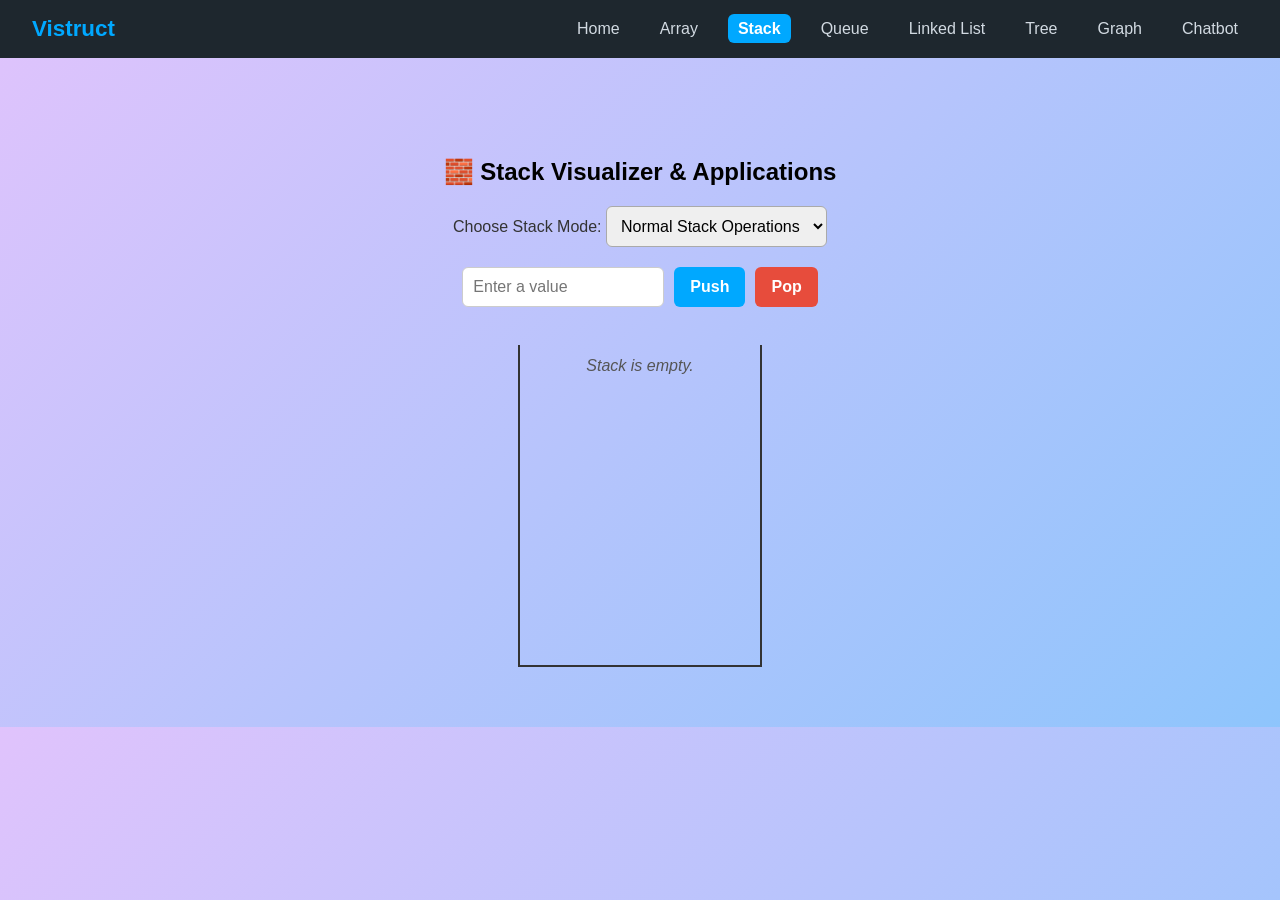
<file: stack.html>
<!DOCTYPE html>
<html lang="en">
<head>
  <meta charset="UTF-8" />
  <meta name="viewport" content="width=device-width, initial-scale=1.0" />
  <title>Vistruct - Stack Visualization</title>
  <link rel="stylesheet" href="style.css" />
  <style>
    body {
      font-family: "Poppins", sans-serif;
      background: linear-gradient(135deg, #e0c3fc, #8ec5fc);
      color: #333;
      margin: 0;
      text-align: center;
      overflow-x: hidden;
    }
/* Input boxes for infix & postfix expressions */
#expression,
#postfixExpr {
  width: 70%;
  max-width: 550px;
  padding: 14px 16px;
  border: 1.5px solid #ccc;
  border-radius: 10px;
  font-size: 18px;
  margin: 15px auto;
  display: block;
  text-align: center;
  transition: 0.3s;
}

#expression:focus,
#postfixExpr:focus {
  outline: none;
  border-color: #00a8ff;
  box-shadow: 0 0 10px rgba(0, 168, 255, 0.4);
}

.visual-section button {
  padding: 12px 18px;
  font-size: 16px;
  background-color: #00a8ff;
  color: white;
  border: none;
  border-radius: 8px;
  margin-left: 10px;
  cursor: pointer;
  transition: 0.3s;
}

.visual-section button:hover {
  transform: scale(1.05);
  opacity: 0.9;
}
    nav h1 {
      color: #00a8ff;
      font-size: 1.4rem;
      margin: 0;
    }

    nav ul {
      list-style: none;
      display: flex;
      gap: 20px;
      margin: 0;
      padding: 0;
    }

    nav ul li a {
      color: #d2dae2;
      text-decoration: none;
      font-weight: 500;
      transition: 0.3s;
      padding: 6px 10px;
      border-radius: 6px;
    }

    nav ul li a:hover,
    nav ul li a.active {
      background: #00a8ff;
      color: white;
    }
    .container {
      margin-top: 60px;
      padding: 20px;
    }

    /* Controls & Input Styling */
    .controls {
      margin: 20px 0;
      display: flex;
      justify-content: center;
      flex-wrap: wrap;
      gap: 10px;
    }

    #stack-input {
      padding: 10px;
      border: 1px solid #ccc;
      border-radius: 6px;
      font-size: 16px;
      width: 180px;
    }

    button {
      padding: 10px 16px;
      border: none;
      border-radius: 6px;
      cursor: pointer;
      font-size: 16px;
      color: white;
      transition: 0.3s;
      font-weight: bold;
    }

    #push-btn { background-color: #00a8ff; }
    #pop-btn { background-color: #e74c3c; }
    button:hover { transform: scale(1.05); opacity: 0.9; }

    /* Stack Display */
    .stack-container {
      position: relative;
      width: 220px;
      min-height: 300px;
      margin: 40px auto;
      display: flex;
      flex-direction: column-reverse;
      align-items: center;
      padding: 10px;
    }

    .stack-boundary {
      width: 100%;
      height: 100%;
      border-left: 2px solid #333;
      border-right: 2px solid #333;
      border-bottom: 2px solid #333;
      position: absolute;
      bottom: 0;
      pointer-events: none;
    }

    .stack-item {
      width: 90%;
      background-color: #00a8ff;
      color: white;
      padding: 15px;
      text-align: center;
      margin-bottom: 6px;
      border-radius: 5px;
      transition: transform 0.5s ease-in-out, opacity 0.5s ease-in-out;
      box-shadow: 0 2px 6px rgba(0, 0, 0, 0.15);
    }

    .stack-item.push-animation { animation: push-in 0.3s forwards; }
    .stack-item.pop-animation { animation: pop-out 0.3s forwards; }

    .stack-info {
      position: absolute;
      top: 10px;
      color: #555;
      font-style: italic;
      width: 100%;
      text-align: center;
    }

    @keyframes push-in {
      from { transform: translateY(100px); opacity: 0; }
      to { transform: translateY(0); opacity: 1; }
    }

    @keyframes pop-out {
      from { transform: translateY(0); opacity: 1; }
      to { transform: translateY(-150px); opacity: 0; }
    }

    /* Applications Section */
    .mode-select { margin: 20px; }
    select {
      padding: 10px;
      border-radius: 6px;
      font-size: 16px;
      border: 1px solid #aaa;
    }

    .application-section {
      display: none;
      margin-top: 30px;
    }

    /* --- Infix & Postfix Visualizer Styling --- */
    .visual-section {
      background: rgba(255, 255, 255, 0.8);
      margin: 30px auto;
      width: 90%;
      max-width: 950px;
      border-radius: 16px;
      padding: 25px;
      box-shadow: 0 6px 15px rgba(0, 0, 0, 0.1);
    }

    .container-flex {
      display: flex;
      justify-content: space-around;
      flex-wrap: wrap;
      margin-top: 30px;
      gap: 20px;
    }

    .stack-box, .output-box {
      background: white;
      border-radius: 12px;
      padding: 20px;
      width: 40%;
      min-width: 300px;
      box-shadow: 0 4px 12px rgba(0,0,0,0.1);
    }

    .box {
      width: 55px;
      height: 55px;
      border-radius: 10px;
      background: #00a8ff;
      color: white;
      display: flex;
      justify-content: center;
      align-items: center;
      font-size: 20px;
      margin: 8px auto;
      transition: all 0.4s ease;
    }

    .output-box .box {
      background: #f39c12;
      margin: 5px;
    }

    .output-bar {
      display: flex;
      justify-content: center;
      align-items: center;
      flex-wrap: wrap;
      min-height: 70px;
    }

    #step, #evalStep {
      margin-top: 20px;
      font-size: 17px;
      color: #2f3640;
    }

    h2{
      color: black;
    }
    #eval-output {
      margin-top: 15px;
      font-weight: bold;
      font-size: 20px;
      color: #2f3640;
    }
  </style>
</head>

<body>
  <nav>
    <h1>Vistruct</h1>
    <ul>
      <li><a href="index.html">Home</a></li>
      <li><a href="array1.html">Array</a></li>
      <li><a href="stack.html" class="active">Stack</a></li>
      <li><a href="queue.html">Queue</a></li>
      <li><a href="linkedlist.html">Linked List</a></li>
      <li><a href="tree.html">Tree</a></li>
      <li><a href="graph.html">Graph</a></li>
      <li><a href="chatbot.html">Chatbot</a></li>
    </ul>
  </nav>



  <div class="container">
    <h2>🧱 Stack Visualizer & Applications</h2>

    <!-- Mode Switch -->
    <div class="mode-select">
      <label for="mode">Choose Stack Mode: </label>
      <select id="mode">
        <option value="normal">Normal Stack Operations</option>
        <option value="applications">Applications of Stack</option>
      </select>
    </div>

    <!-- NORMAL STACK -->
    <div id="normal-stack-section">
      <div class="controls">
        <input type="text" id="stack-input" placeholder="Enter a value" />
        <button id="push-btn">Push</button>
        <button id="pop-btn">Pop</button>
      </div>

      <div class="stack-container">
        <div class="stack-boundary"></div>
        <div class="stack-info" id="status-message">Stack is empty.</div>
      </div>
    </div>

    <!-- APPLICATIONS SECTION -->
    <div id="stack-applications" class="application-section">
      <h2>📘 Applications of Stack</h2>

      <!-- INFIX TO POSTFIX VISUALIZER -->
      <div class="visual-section">
        <h2>🔁 Infix to Postfix Conversion</h2>
        <input type="text" id="expression" placeholder="Enter infix (e.g. A+B*C)">
        <button onclick="startConversion()">Convert</button>

        <div class="container-flex">
          <div class="stack-box">
            <h3>📚 Stack</h3>
            <div id="stackArea"></div>
          </div>
          <div class="output-box">
            <h3>🧮 Postfix Output</h3>
            <div class="output-bar" id="outputArea"></div>
          </div>
        </div>

        <p id="step">Enter an expression and click Convert.</p>
      </div>

      <!-- POSTFIX EVALUATION VISUALIZER -->
      <div class="visual-section">
        <h2>⚙️ Postfix Expression Evaluation</h2>
        <input type="text" id="postfixExpr" placeholder="Enter postfix (e.g. 23*54*+9-)">
        <button onclick="startEvaluation()">Evaluate</button>

        <div class="container-flex">
          <div class="stack-box">
            <h3>🧱 Stack (Numbers)</h3>
            <div id="evalStackArea"></div>
          </div>
          <div class="output-box">
            <h3>💡 Current Step</h3>
            <div id="evalStep">Enter a postfix expression to evaluate.</div>
          </div>
        </div>

        <div id="eval-output"></div>
      </div>
    </div>
  </div>

  <script>
    // Mode Switch
    const modeSelect = document.getElementById("mode");
    const normalSection = document.getElementById("normal-stack-section");
    const appSection = document.getElementById("stack-applications");

    modeSelect.addEventListener("change", () => {
      if (modeSelect.value === "applications") {
        normalSection.style.display = "none";
        appSection.style.display = "block";
      } else {
        appSection.style.display = "none";
        normalSection.style.display = "block";
      }
    });

    // --- Normal Stack Logic ---
    const input = document.getElementById("stack-input");
    const pushBtn = document.getElementById("push-btn");
    const popBtn = document.getElementById("pop-btn");
    const stackContainer = document.querySelector(".stack-container");
    const statusMessage = document.getElementById("status-message");

    let stack = [];

    function updateStatus() {
      if (stack.length === 0) statusMessage.textContent = "Stack is empty.";
      else if (stack.length === 5)
        statusMessage.textContent = "⚠️ Stack is full. Pop elements to continue.";
      else statusMessage.textContent = "Top element: " + stack[stack.length - 1];
    }

    pushBtn.addEventListener("click", () => {
      const value = input.value.trim();
      if (value === "") return alert("⚠️ Enter a value!");
      if (stack.length >= 5) return alert("🚫 Stack Overflow!");
      stack.push(value);
      input.value = "";
      const item = document.createElement("div");
      item.classList.add("stack-item", "push-animation");
      item.textContent = value;
      stackContainer.appendChild(item);
      updateStatus();
    });

    popBtn.addEventListener("click", () => {
      if (stack.length === 0) return alert("⚠️ Stack Underflow!");
      const top = stackContainer.lastElementChild;
      if (top && top.classList.contains("stack-item")) {
        top.classList.add("pop-animation");
        setTimeout(() => {
          top.remove();
          stack.pop();
          updateStatus();
        }, 300);
      }
    });
    updateStatus();

    // === INFIX TO POSTFIX VISUALIZER ===
    let visualStack = [], output = [], steps = [], i = 0;
    const precedence = op => (op === '+' || op === '-') ? 1 : (op === '*' || op === '/') ? 2 : (op === '^') ? 3 : 0;

    function updateDisplay() {
      const stackArea = document.getElementById('stackArea');
      const outputArea = document.getElementById('outputArea');
      stackArea.innerHTML = ''; outputArea.innerHTML = '';
      [...visualStack].reverse().forEach(el => {
        const box = document.createElement('div');
        box.className = 'box'; box.textContent = el;
        stackArea.appendChild(box);
      });
      output.forEach(el => {
        const box = document.createElement('div');
        box.className = 'box'; box.textContent = el;
        outputArea.appendChild(box);
      });
    }

    function explainStep(txt){ document.getElementById('step').textContent = txt; }

    function startConversion() {
      const expr = document.getElementById('expression').value.replace(/\s+/g,'');
      if (!expr) return alert("Enter an expression first!");
      visualStack = []; output = []; steps = expr.split(''); i=0;
      explainStep("Starting conversion..."); updateDisplay(); processStep();
    }

    function processStep() {
      if (i >= steps.length) {
        while (visualStack.length) output.push(visualStack.pop());
        explainStep("✅ Conversion Complete!"); updateDisplay(); return;
      }
      let ch = steps[i++];
      if (/[A-Za-z0-9]/.test(ch)) { output.push(ch); explainStep(`Operand '${ch}' → added to output.`); }
      else if (ch==='('){ visualStack.push(ch); explainStep("Found '(' → push to stack."); }
      else if (ch===')'){ while(visualStack.length && visualStack.at(-1)!=='(') output.push(visualStack.pop());
        visualStack.pop(); explainStep("Found ')' → pop until '(' removed."); }
      else { while(visualStack.length && precedence(visualStack.at(-1))>=precedence(ch)) output.push(visualStack.pop());
        visualStack.push(ch); explainStep(`Operator '${ch}' → push to stack.`); }
      updateDisplay(); setTimeout(processStep,1500);
    }

    // === POSTFIX EVALUATION VISUALIZER ===
    let evalStack=[], evalSteps=[], j=0;
    function updateEvalDisplay(){
      const area=document.getElementById('evalStackArea');
      area.innerHTML=''; [...evalStack].reverse().forEach(el=>{
        const box=document.createElement('div'); box.className='box'; box.textContent=el;
        area.appendChild(box);
      });
    }

    function startEvaluation(){
      const expr=document.getElementById('postfixExpr').value.trim();
      if(!expr)return alert("Enter a postfix expression!");
      evalStack=[]; evalSteps=expr.split(''); j=0;
      document.getElementById('evalStep').textContent="Starting evaluation...";
      document.getElementById('eval-output').textContent=""; updateEvalDisplay(); evalStepProcess();
    }

    function evalStepProcess(){
      if(j>=evalSteps.length){
        document.getElementById('evalStep').textContent="✅ Evaluation Complete!";
        document.getElementById('eval-output').innerHTML="Result: <b>"+evalStack[0]+"</b>";
        updateEvalDisplay(); return;
      }
      const ch=evalSteps[j++];
      if(!isNaN(ch)){ evalStack.push(parseInt(ch)); document.getElementById('evalStep').textContent=`Operand ${ch} → pushed to stack.`; }
      else{
        const b=evalStack.pop(), a=evalStack.pop(); let res;
        switch(ch){ case '+':res=a+b;break;case '-':res=a-b;break;case '*':res=a*b;break;case '/':res=a/b;break;}
        evalStack.push(res);
        document.getElementById('evalStep').textContent=`Operator '${ch}': ${a}${ch}${b}=${res}`;
      }
      updateEvalDisplay(); setTimeout(evalStepProcess,1500);
    }

    
  </script>
</body>
</html>
</file>
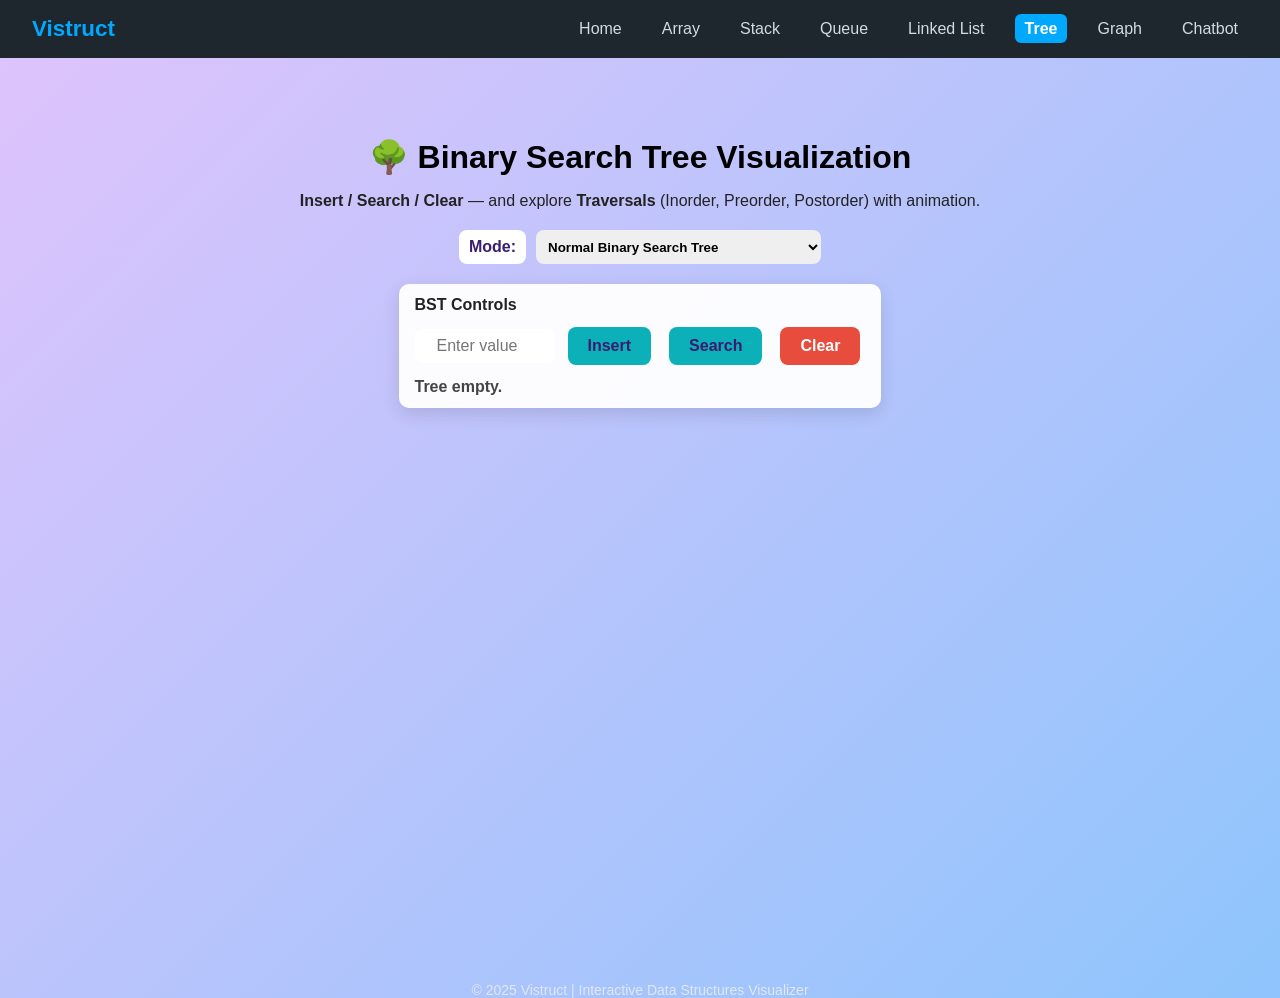
<file: tree.html>
<!DOCTYPE html>
<html lang="en">
<head>
  <meta charset="UTF-8" />
  <meta name="viewport" content="width=device-width, initial-scale=1.0" />
  <title>Vistruct - Binary Tree Visualization</title>
  <link rel="stylesheet" href="style.css" />
  <style>
    /* ===== Tree Page Styling ===== */
    body {
      font-family: 'Poppins', sans-serif;
      text-align: center;
      background: linear-gradient(135deg, #e0c3fc, #8ec5fc);
      color: white;
      margin: 0;
      overflow-x: hidden;
    }

    nav {
      background: #1e272e;
      padding: 1rem 2rem;
      display: flex;
      align-items: center;
      justify-content: space-between;
    }

    nav h1 {
      color: #00a8ff;
      font-size: 1.4rem;
      margin: 0;
    }

    nav ul {
      list-style: none;
      display: flex;
      gap: 20px;
      margin: 0;
      padding: 0;
    }

    nav ul li a {
      color: #d2dae2;
      text-decoration: none;
      font-weight: 500;
      transition: 0.3s;
      padding: 6px 10px;
      border-radius: 6px;
    }

    nav ul li a:hover {
      background: #00a8ff;
      color: white;
    }

    nav ul li a.active {
      background: #00a8ff;
      color: white;
      font-weight: bold;
    }

    .container { margin-top: 50px; }
    .container { margin-top: 80px; }

    h2 {
      font-size: 2rem;
      margin-bottom: 10px;
      color:black;
    }

    .controls {
      margin: 20px 0;
      display: flex;
      justify-content: center;
      gap: 10px;
      flex-wrap: wrap;
    }

    input[type="number"] {
      padding: 8px 10px;
      border-radius: 8px;
      border: none;
      outline: none;
      font-size: 16px;
      width: 120px;
      text-align: center;
    }

    button {
      background-color: rgb(12, 176, 184);
      color: #3a1c71;
      border: none;
      padding: 10px 20px;
      margin: 5px;
      border-radius: 8px;
      font-size: 16px;
      font-weight: 600;
      cursor: pointer;
      transition: 0.2s;
    }

    button:hover {
      transform: translateY(-2px);
    }

    svg {
      width: 100%;
      height: 520px;
      margin-top: 30px;
    }

    .node { transition: transform 0.4s ease, fill 0.3s ease; }
    .node circle {
      fill: #fff;
      stroke: #3a1c71;
      stroke-width: 3;
      transition: 0.3s;
    }
    .node text { fill: #3a1c71; font-weight: 600; }

    /* search highlight */
    .highlight circle { fill: #ffeb3b !important; }
    .found circle { fill: #4caf50 !important; }

    /* traversal highlight */
    .traverse circle { fill: #ff8c42 !important; stroke: #ff6f00; }

    .link { stroke: white; stroke-width: 3; }

    .panel {
      display: flex;
      justify-content: center;
      gap: 20px;
      align-items: center;
      flex-wrap: wrap;
      margin-top: 10px;
    }

    .panel .card {
      background: rgba(255,255,255,0.95);
      color: #222;
      padding: 12px 16px;
      border-radius: 10px;
      box-shadow: 0 6px 18px rgba(0,0,0,0.12);
      min-width: 220px;
      text-align: left;
    }

    .traversal-controls { display:flex; gap:10px; align-items:center; flex-wrap:wrap; }

    #traversal-output {
      margin-top: 12px;
      font-weight: 700;
      color: #222;
      min-height: 22px;
    }

    footer {
      margin-top: 20px;
      font-size: 14px;
      color: #f1f1f1;
      opacity: 0.8;
    }

    @media (max-width:700px) {
      svg { height: 720px; }
    }
  </style>
</head>
<body>
  <nav>
    <h1>Vistruct</h1>
    <ul>
      <li><a href="index.html">Home</a></li>
      <li><a href="array1.html">Array</a></li>
      <li><a href="stack.html">Stack</a></li>
      <li><a href="queue.html">Queue</a></li>
      <li><a href="linkedlist.html">Linked List</a></li>
      <li><a href="tree.html" class="active">Tree</a></li>
      <li><a href="graph.html">Graph</a></li>
      <li><a href="chatbot.html">Chatbot</a></li>
    </ul>
  </nav>

  <div class="container">
    <h2>🌳 Binary Search Tree Visualization</h2>
    <p style="color:#222"><b>Insert / Search / Clear</b> — and explore <b>Traversals</b> (Inorder, Preorder, Postorder) with animation.</p>

    <!-- Dashboard selector -->
    <div class="controls">
      <label style="background:white;color:#3a1c71;padding:8px 10px;border-radius:8px;font-weight:600;">Mode:</label>
      <select id="modeSelect" style="padding:8px;border-radius:8px;border:none;font-weight:600;">
        <option value="normal">Normal Binary Search Tree</option>
        <option value="traverse">Traversal Methods (Inorder / Pre / Post)</option>
      </select>
    </div>

    <div class="panel">
      <!-- Normal BST controls -->
      <div class="card" id="bstControls">
        <div style="margin-bottom:8px; font-weight:700">BST Controls</div>
        <div style="display:flex;gap:8px;align-items:center;">
          <input id="valueInput" type="number" placeholder="Enter value" />
          <button onclick="insertNode()">Insert</button>
          <button onclick="searchNode()">Search</button>
          <button onclick="clearTree()" style="background:#e74c3c;color:white;">Clear</button>
        </div>
        <div style="margin-top:8px;color:#444;font-weight:600" id="bstInfo">Tree empty.</div>
      </div>

      <!-- Traversal panel -->
      <div class="card" id="traversalCard" style="display:none;">
        <div style="margin-bottom:8px; font-weight:700">Traversal Methods</div>
        <div class="traversal-controls">
          <label style="font-weight:600;">Type</label>
          <select id="traversalType" style="padding:6px;border-radius:6px;">
            <option value="inorder">Inorder</option>
            <option value="preorder">Preorder</option>
            <option value="postorder">Postorder</option>
          </select>
          <button id="startTraversal" style="background:#00a8ff;color:white;">Start Traversal</button>
          <button id="stopTraversal" style="background:#ff6b6b;color:white;display:none;">Stop</button>
        </div>
        <div id="traversal-output" style="margin-top:12px;color:#333">Sequence: <span id="seq"></span></div>
        <div style="margin-top:8px;color:#666;font-size:14px">Build the tree first (Insert) then choose traversal.</div>
      </div>
    </div>

    <svg id="treeSVG"></svg>
  </div>

  <footer>© 2025 Vistruct | Interactive Data Structures Visualizer</footer>

  <script>
    // Basic BST structure & rendering (based on your original)
    const svg = document.getElementById('treeSVG');
    const valueInput = document.getElementById('valueInput');
    const bstInfo = document.getElementById('bstInfo');

    let treeData = null;

    class Node {
      constructor(value, x, y, level) {
        this.value = value;
        this.left = null;
        this.right = null;
        this.x = x;
        this.y = y;
        this.level = level;
      }
    }

    function insertNode() {
      const val = parseInt(valueInput.value);
      if (isNaN(val)) return alert('⚠️ Please enter a number!');
      if (!treeData) {
        treeData = new Node(val, window.innerWidth / 2, 60, 1);
      } else {
        const inserted = insertRecursive(treeData, val, window.innerWidth / 2, 60, 1, window.innerWidth / 4);
        if (!inserted) {
          valueInput.value = '';
          return alert('⚠️ Number already exists in the tree!');
        }
      }
      valueInput.value = '';
      drawTree();
      updateBSTInfo();
    }

    function insertRecursive(node, value, x, y, level, offset) {
      if (value < node.value) {
        if (!node.left) {
          node.left = new Node(value, x - offset, y + 90, level + 1);
          return true;
        } else {
          return insertRecursive(node.left, value, x - offset, y + 90, level + 1, Math.max(20, offset / 2));
        }
      } else if (value > node.value) {
        if (!node.right) {
          node.right = new Node(value, x + offset, y + 90, level + 1);
          return true;
        } else {
          return insertRecursive(node.right, value, x + offset, y + 90, level + 1, Math.max(20, offset / 2));
        }
      } else {
        return false;
      }
    }

    function drawTree() {
      svg.innerHTML = '';
      if (!treeData) return;
      drawLinks(treeData);
      drawNodes(treeData);
    }

    function drawNodes(node) {
      if (!node) return;
      const g = document.createElementNS('http://www.w3.org/2000/svg', 'g');
      g.classList.add('node');
      g.setAttribute('transform', `translate(${node.x},${node.y})`);

      const circle = document.createElementNS('http://www.w3.org/2000/svg', 'circle');
      circle.setAttribute('r', 22);
      const text = document.createElementNS('http://www.w3.org/2000/svg', 'text');
      text.setAttribute('dy', 7);
      text.setAttribute('text-anchor', 'middle');
      text.textContent = node.value;

      g.appendChild(circle);
      g.appendChild(text);
      svg.appendChild(g);

      // Draw children
      drawNodes(node.left);
      drawNodes(node.right);
    }

    function drawLinks(node) {
      if (!node) return;
      if (node.left) drawLine(node.x, node.y, node.left.x, node.left.y);
      if (node.right) drawLine(node.x, node.y, node.right.x, node.right.y);
      drawLinks(node.left);
      drawLinks(node.right);
    }

    function drawLine(x1, y1, x2, y2) {
      const line = document.createElementNS('http://www.w3.org/2000/svg', 'line');
      line.classList.add('link');
      line.setAttribute('x1', x1);
      line.setAttribute('y1', y1);
      line.setAttribute('x2', x2);
      line.setAttribute('y2', y2);
      svg.appendChild(line);
    }

    // Search highlight (keeps your original style, async)
    async function searchNode() {
      const val = parseInt(valueInput.value);
      if (isNaN(val)) return alert('⚠️ Please enter a number!');
      if (!treeData) return alert('🌲 Tree is empty!');
      const found = await highlightSearch(treeData, val);
      if (!found) alert('❌ Number not found in the tree!');
      valueInput.value = '';
    }

    async function highlightSearch(node, val) {
      if (!node) return false;
      // find corresponding DOM group for this node value
      const nodeElems = [...svg.querySelectorAll('.node')];
      const elem = nodeElems.find(e => e.querySelector('text').textContent == node.value);
      if (elem) elem.classList.add('highlight');
      await new Promise(r => setTimeout(r, 650));

      if (node.value === val) {
        if (elem) {
          elem.classList.remove('highlight');
          elem.classList.add('found');
        }
        return true;
      } else if (val < node.value) {
        const found = await highlightSearch(node.left, val);
        if (elem) elem.classList.remove('highlight');
        return found;
      } else {
        const found = await highlightSearch(node.right, val);
        if (elem) elem.classList.remove('highlight');
        return found;
      }
    }

    function clearTree() {
      treeData = null;
      svg.innerHTML = '';
      bstInfo.textContent = 'Tree empty.';
      stopTraversalIfRunning();
    }

    function updateBSTInfo() {
      if (!treeData) bstInfo.textContent = 'Tree empty.';
      else bstInfo.textContent = 'Root: ' + treeData.value;
    }

    // ---------------- Traversals ----------------
    // Build arrays of node values following traversal order
    function inorderArr(node, arr=[]) {
      if (!node) return arr;
      inorderArr(node.left, arr);
      arr.push(node.value);
      inorderArr(node.right, arr);
      return arr;
    }
    function preorderArr(node, arr=[]) {
      if (!node) return arr;
      arr.push(node.value);
      preorderArr(node.left, arr);
      preorderArr(node.right, arr);
      return arr;
    }
    function postorderArr(node, arr=[]) {
      if (!node) return arr;
      postorderArr(node.left, arr);
      postorderArr(node.right, arr);
      arr.push(node.value);
      return arr;
    }

    // Traversal animation controller
    let traversalTimer = null;
    let traversalStopped = false;

    async function animateTraversal(sequence) {
      // sequence: array of node values in order
      const seqSpan = document.getElementById('seq');
      seqSpan.textContent = '';
      traversalStopped = false;
      // reveal stop button
      document.getElementById('startTraversal').style.display = 'none';
      document.getElementById('stopTraversal').style.display = 'inline-block';

      for (let i = 0; i < sequence.length; i++) {
        if (traversalStopped) break;
        const value = sequence[i];
        // highlight the corresponding node element
        const nodeElems = [...svg.querySelectorAll('.node')];
        const elem = nodeElems.find(e => e.querySelector('text').textContent == value);
        if (elem) {
          elem.classList.add('traverse');
          // scroll into view slightly by translating svg (only if small screens)
          await new Promise(r => setTimeout(r, 650));
          elem.classList.remove('traverse');
        } else {
          // if element not found, just wait
          await new Promise(r => setTimeout(r, 650));
        }
        // accumulate sequence text
        seqSpan.textContent = seqSpan.textContent ? seqSpan.textContent + ' → ' + value : String(value);
      }

      // finished or stopped
      document.getElementById('startTraversal').style.display = 'inline-block';
      document.getElementById('stopTraversal').style.display = 'none';
    }

    function stopTraversalIfRunning() {
      traversalStopped = true;
      document.getElementById('startTraversal').style.display = 'inline-block';
      document.getElementById('stopTraversal').style.display = 'none';
    }

    document.getElementById('startTraversal').addEventListener('click', () => {
      if (!treeData) return alert('🌲 Build the tree first (insert nodes) before traversing!');
      const type = document.getElementById('traversalType').value;
      let seq = [];
      if (type === 'inorder') seq = inorderArr(treeData, []);
      else if (type === 'preorder') seq = preorderArr(treeData, []);
      else seq = postorderArr(treeData, []);
      // animate using node values
      animateTraversal(seq);
    });

    document.getElementById('stopTraversal').addEventListener('click', () => {
      stopTraversalIfRunning();
    });

    // Mode switching (Normal / Traversal)
    const modeSelect = document.getElementById('modeSelect');
    const bstControls = document.getElementById('bstControls');
    const traversalCard = document.getElementById('traversalCard');

    modeSelect.addEventListener('change', () => {
      if (modeSelect.value === 'traverse') {
        bstControls.style.display = 'none';
        traversalCard.style.display = 'block';
      } else {
        traversalCard.style.display = 'none';
        bstControls.style.display = 'block';
      }
    });

    // Keep active nav highlight
    const current = location.pathname.split("/").slice(-1)[0];
    document.querySelectorAll("nav ul li a").forEach(a => {
      if (a.getAttribute("href") === current) a.classList.add("active");
    });

    // redraw on resize to keep spacing reasonable
    window.addEventListener('resize', () => {
      // If tree exists, recompute positions to center nodes nicely
      if (!treeData) return;
      recomputePositions(treeData, window.innerWidth / 2, 60, window.innerWidth / 4);
      drawTree();
    });

    function recomputePositions(node, x, y, offset) {
      if (!node) return;
      node.x = x;
      node.y = y;
      if (node.left) recomputePositions(node.left, x - offset, y + 90, Math.max(20, offset / 2));
      if (node.right) recomputePositions(node.right, x + offset, y + 90, Math.max(20, offset / 2));
    }

    // initial draw (empty)
    drawTree();
  </script>
</body>
</html>
</file>
<file: style.css>
body {
      font-family: 'Poppins', sans-serif;
      background: linear-gradient(135deg, #e0c3fc, #8ec5fc);
      color: black;
      margin: 0;
      padding: 0;
      text-align: center;
      position: relative;
      overflow-x: hidden;
    }

    pre {
      font-family: 'Poppins', sans-serif;
    }

    nav {
      background: #1e272e;
      padding: 1rem 2rem;
      display: flex;
      align-items: center;
      justify-content: space-between;
    }

    nav h1 {
      color: #00a8ff;
      font-size: 1.4rem;
      margin: 0;
    }

    nav ul {
      list-style: none;
      display: flex;
      gap: 20px;
      margin: 0;
      padding: 0;
    }

    nav ul li a {
      color: #d2dae2;
      text-decoration: none;
      font-weight: 500;
      transition: 0.3s;
      padding: 6px 10px;
      border-radius: 6px;
    }

    nav ul li a:hover {
      background: #00a8ff;
      color: white;
    }

    nav ul li a.active {
      background: #00a8ff;
      color: white;
      font-weight: bold;
    }

    .container {
      margin-top: 50px;
    }

    .image-section {
      position: relative;
      display: inline-block;
      margin-top: 30px;
    }

    img {
      width: 780px;
      height: 450px;
      border-radius: 15px;
      box-shadow: 0 4px 15px rgba(0, 0, 0, 0.2);
    }

    /* Developers box fixed beside image (bottom-right) */
    .developers {
      position: absolute;
      bottom: 15px;
      right: -370px; /* moves it beside the image, not over it */
       background: linear-gradient(135deg, #e0c3fc, #8ec5fc);
      color: #1e272e;
      border-radius: 15px;
      box-shadow: 0 4px 10px rgba(0, 0, 0, 0.2);
      padding: 20px 30px;
      width: 300px;
      text-align: left;
    }

    .developers h3 {
      color: #00a8ff;
      margin-bottom: 10px;
      text-align: center;
    }

    .developers ul {
      list-style: none;
      padding: 0;
      margin: 0;
      font-weight: 500;
    }

    .developers ul li {
      margin: 8px 0;
      padding-left: 8px;
      position: relative;
    }

    .developers ul li::before {
      content: "👩‍💻";
      position: absolute;
      left: -20px;
    }
</file>
